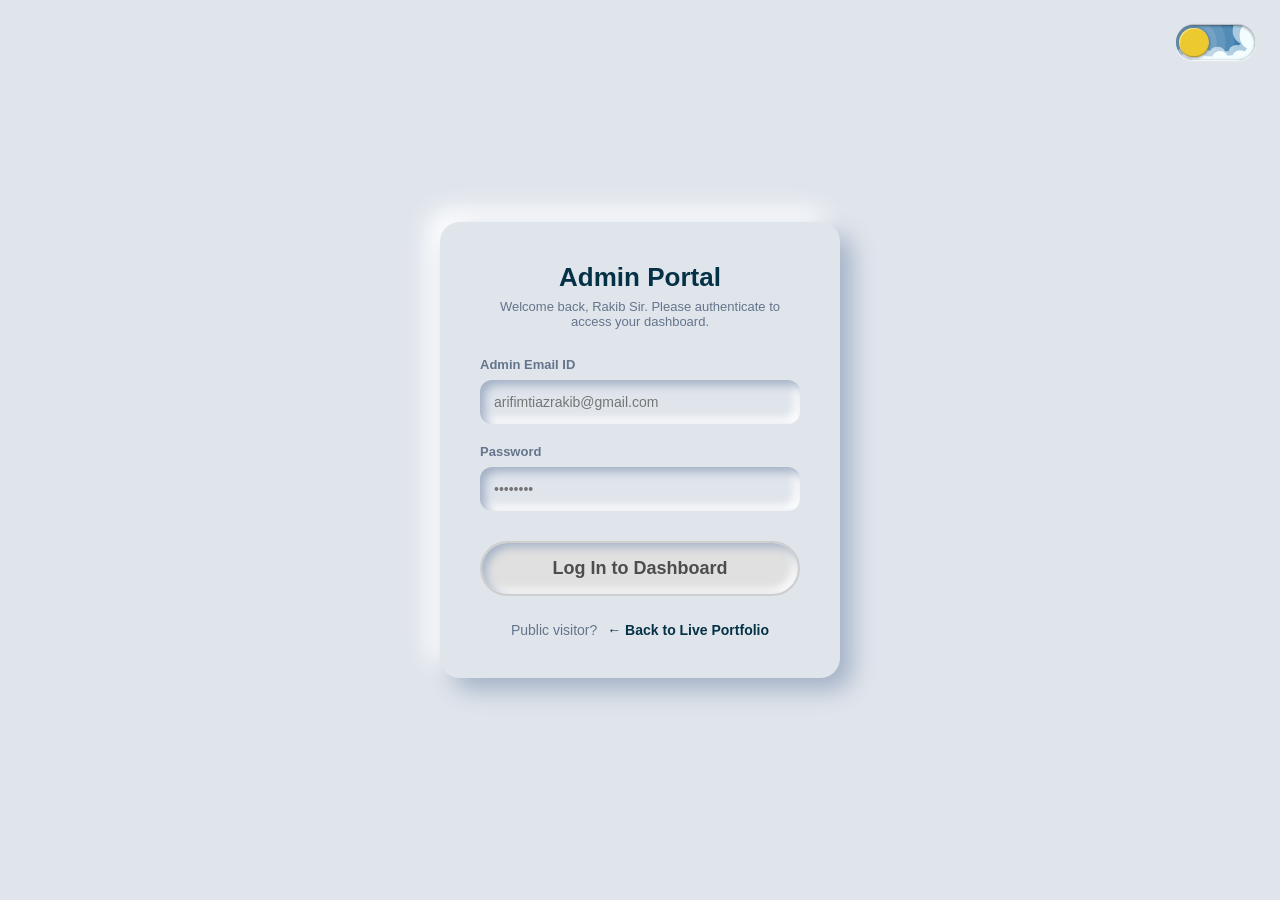
<file: index.html>
<!DOCTYPE html>
<html lang="en">
<head>
    <meta charset="UTF-8">
    <meta name="viewport" content="width=device-width, initial-scale=1.0">
    <title>Admin Login | Portfolio Dashboard</title>
    <link rel="stylesheet" href="style.css">
</head>
<body>

    <div class="theme-toggle-wrapper">
        <label class="theme-switch">
          <input type="checkbox" id="themeToggle" class="theme-switch__checkbox">
          <div class="theme-switch__container">
            <div class="theme-switch__clouds"></div>
            <div class="theme-switch__stars-container">
              <svg xmlns="http://www.w3.org/2000/svg" viewBox="0 0 144 55" fill="none">
                <path fill-rule="evenodd" clip-rule="evenodd" d="M135.831 3.00688C135.055 3.85027 134.111 4.29946 133 4.35447C134.111 4.40947 135.055 4.85867 135.831 5.71123C136.607 6.55462 136.996 7.56303 136.996 8.72727C136.996 7.95722 137.172 7.25134 137.525 6.59129C137.886 5.93124 138.372 5.39954 138.98 5.00535C139.598 4.60199 140.268 4.39114 141 4.35447C139.88 4.2903 138.936 3.85027 138.16 3.00688C137.384 2.16348 136.996 1.16425 136.996 0C136.996 1.16425 136.607 2.16348 135.831 3.00688ZM31 23.3545C32.1114 23.2995 33.0551 22.8503 33.8313 22.0069C34.6075 21.1635 34.9956 20.1642 34.9956 19C34.9956 20.1642 35.3837 21.1635 36.1599 22.0069C36.9361 22.8503 37.8798 23.2903 39 23.3545C38.2679 23.3911 37.5976 23.602 36.9802 24.0053C36.3716 24.3995 35.8864 24.9312 35.5248 25.5913C35.172 26.2513 34.9956 26.9572 34.9956 27.7273C34.9956 26.563 34.6075 25.5546 33.8313 24.7112C33.0551 23.8587 32.1114 23.4095 31 23.3545ZM0 36.3545C1.11136 36.2995 2.05513 35.8503 2.83131 35.0069C3.6075 34.1635 3.99559 33.1642 3.99559 32C3.99559 33.1642 4.38368 34.1635 5.15987 35.0069C5.93605 35.8503 6.87982 36.2903 8 36.3545C7.26792 36.3911 6.59757 36.602 5.98015 37.0053C5.37155 37.3995 4.88644 37.9312 4.52481 38.5913C4.172 39.2513 3.99559 39.9572 3.99559 40.7273C3.99559 39.563 3.6075 38.5546 2.83131 37.7112C2.05513 36.8587 1.11136 36.4095 0 36.3545ZM56.8313 24.0069C56.0551 24.8503 55.1114 25.2995 54 25.3545C55.1114 25.4095 56.0551 25.8587 56.8313 26.7112C57.6075 27.5546 57.9956 28.563 57.9956 29.7273C57.9956 28.9572 58.172 28.2513 58.5248 27.5913C58.8864 26.9312 59.3716 26.3995 59.9802 26.0053C60.5976 25.602 61.2679 25.3911 62 25.3545C60.8798 25.2903 59.9361 24.8503 59.1599 24.0069C58.3837 23.1635 57.9956 22.1642 57.9956 21C57.9956 22.1642 57.6075 23.1635 56.8313 24.0069ZM81 25.3545C82.1114 25.2995 83.0551 24.8503 83.8313 24.0069C84.6075 23.1635 84.9956 22.1642 84.9956 21C84.9956 22.1642 85.3837 23.1635 86.1599 24.0069C86.9361 24.8503 87.8798 25.2903 89 25.3545C88.2679 25.3911 87.5976 25.602 86.9802 26.0053C86.3716 26.3995 85.8864 26.9312 85.5248 27.5913C85.172 28.2513 84.9956 28.9572 84.9956 29.7273C84.9956 28.563 84.6075 27.5546 83.8313 26.7112C83.0551 25.8587 82.1114 25.4095 81 25.3545ZM136 36.3545C137.111 36.2995 138.055 35.8503 138.831 35.0069C139.607 34.1635 139.996 33.1642 139.996 32C139.996 33.1642 140.384 34.1635 141.16 35.0069C141.936 35.8503 142.88 36.2903 144 36.3545C143.268 36.3911 142.598 36.602 141.98 37.0053C141.372 37.3995 140.886 37.9312 140.525 38.5913C140.172 39.2513 139.996 39.9572 139.996 40.7273C139.996 39.563 139.607 38.5546 138.831 37.7112C138.055 36.8587 137.111 36.4095 136 36.3545ZM101.831 49.0069C101.055 49.8503 100.111 50.2995 99 50.3545C100.111 50.4095 101.055 50.8587 101.831 51.7112C102.607 52.5546 102.996 53.563 102.996 54.7273C102.996 53.9572 103.172 53.2513 103.525 52.5913C103.886 51.9312 104.372 51.3995 104.98 51.0053C105.598 50.602 106.268 50.3911 107 50.3545C105.88 50.2903 104.936 49.8503 104.16 49.0069C103.384 48.1635 102.996 47.1642 102.996 46C102.996 47.1642 102.607 48.1635 101.831 49.0069Z" fill="currentColor"></path>
              </svg>
            </div>
            <div class="theme-switch__circle-container">
              <div class="theme-switch__sun-moon-container">
                <div class="theme-switch__moon">
                  <div class="theme-switch__spot"></div>
                  <div class="theme-switch__spot"></div>
                  <div class="theme-switch__spot"></div>
                </div>
              </div>
            </div>
          </div>
        </label>
    </div>

    <div id="loader-overlay" class="loader-overlay">
        <section class="container">
          <div><div><span class="one h6"></span><span class="two h3"></span></div></div>
          <div><div><span class="one h1"></span><span class="two h4"></span></div></div>
          <div><div><span class="one h5"></span><span class="two h2"></span></div></div>
        </section>
    </div>

    <div class="login-container">
        <h2>Admin Portal</h2>
        <p class="subtitle">Welcome back, Rakib Sir. Please authenticate to access your dashboard.</p>

        <form id="loginForm">
            <div class="input-group">
                <label for="userCredential">Admin Email ID</label>
                <input type="text" id="userCredential" placeholder="arifimtiazrakib@gmail.com" required>
            </div>

            <div class="input-group">
                <label for="password">Password</label>
                <input type="password" id="password" placeholder="••••••••" required>
            </div>

            <div class="metal-btn-wrapper">
                <div class="metal-btn-inner"></div>
                <button type="submit" class="neu-button">Log In to Dashboard</button>
            </div>
        </form>

        <div class="footer-area">
            <span>Public visitor?</span>
            <a href="home.html" class="btn-register">← Back to Live Portfolio</a>
        </div>
    </div>

    <script src="script.js"></script>
</body>
</html>
</file>
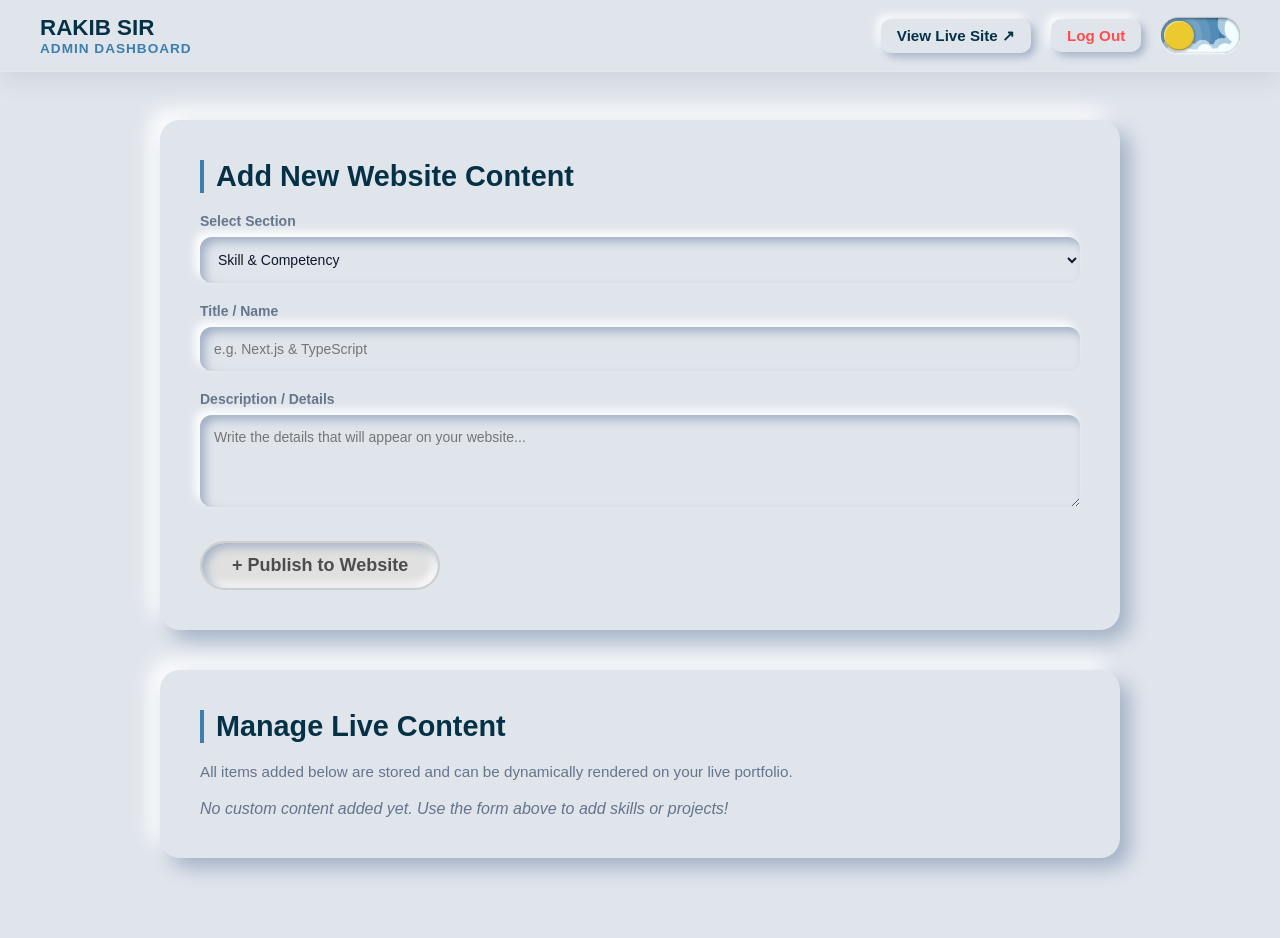
<file: admin.html>
<!DOCTYPE html>
<html lang="en">
<head>
    <meta charset="UTF-8">
    <meta name="viewport" content="width=device-width, initial-scale=1.0">
    <title>Admin Dashboard | Manage Content</title>
    <link rel="stylesheet" href="style.css">
    <style>
        body { display: block; padding-top: 100px; padding-bottom: 60px; width: 100%; }
        
        .navbar { 
            position: fixed; top: 0; left: 0; width: 100%; display: flex; align-items: center; 
            padding: 15px 40px; justify-content: space-between; z-index: 900; background: var(--overlay-bg); 
            backdrop-filter: blur(20px); border-bottom: 1px solid rgba(255, 255, 255, 0.15); 
            box-shadow: 0 4px 30px rgba(0, 0, 0, 0.1); 
        }
        .header-profile { display: flex; flex-direction: column; justify-content: center; }
        .header-name { color: var(--text-main); font-size: 1.4rem; font-weight: 700; margin: 0; text-transform: uppercase; }
        .header-title { color: #3D7EAE; font-size: 0.85rem; font-weight: 700; margin: 0; text-transform: uppercase; letter-spacing: 1px; }

        .admin-content { max-width: 1000px; margin: 0 auto; padding: 20px; display: flex; flex-direction: column; gap: 40px; }
        
        .neu-card {
            background: var(--bg-color); border-radius: 20px; padding: 40px;
            box-shadow: 10px 10px 20px var(--shadow-dark), -10px -10px 20px var(--shadow-light);
            transition: all 0.4s ease;
        }
        [data-theme="dark"] .neu-card {
            background: rgba(255, 255, 255, 0.03); backdrop-filter: blur(12px); border: 1px solid rgba(255, 255, 255, 0.05);
        }

        .section-header { font-size: 1.8rem; font-weight: 800; color: var(--text-main); margin-bottom: 20px; border-left: 4px solid #3D7EAE; padding-left: 12px; }
        
        .input-group { margin-bottom: 20px; }
        .input-group label { display: block; font-size: 14px; color: var(--text-sub); margin-bottom: 8px; font-weight: 600; }
        .input-group input, .input-group select, .input-group textarea {
            width: 100%; padding: 14px; background: var(--bg-color); border: none; border-radius: 12px; 
            color: var(--input-text); font-size: 14px; outline: none; font-family: inherit;
            box-shadow: inset 5px 5px 10px var(--shadow-dark), -5px -5px 10px var(--shadow-light);
        }
        .input-group input:focus, .input-group select:focus, .input-group textarea:focus { 
            box-shadow: inset 3px 3px 6px var(--shadow-dark), inset -3px -3px 6px var(--shadow-light), 0 0 0 2px rgba(61, 126, 174, 0.4); 
        }

        .content-list { display: flex; flex-direction: column; gap: 20px; }
        .content-item {
            display: flex; justify-content: space-between; align-items: center; padding: 20px;
            border-radius: 14px; background: var(--bg-color);
            box-shadow: 6px 6px 12px var(--shadow-dark), -6px -6px 12px var(--shadow-light);
        }
        [data-theme="dark"] .content-item { background: rgba(255, 255, 255, 0.02); border: 1px solid rgba(255,255,255,0.05); }
        
        .item-info h4 { font-size: 1.2rem; color: var(--text-main); margin-bottom: 4px; }
        .item-info span { font-size: 0.75rem; font-weight: 700; color: #3D7EAE; text-transform: uppercase; background: rgba(61, 126, 174, 0.15); padding: 3px 8px; border-radius: 6px; }
        .item-info p { font-size: 0.95rem; color: var(--text-sub); margin-top: 8px; max-width: 650px; line-height: 1.5; }
        
        .btn-delete {
            background: #ff4d4d; color: white; border: none; padding: 10px 18px; border-radius: 10px;
            font-weight: 600; cursor: pointer; transition: all 0.3s;
            box-shadow: 4px 4px 8px var(--shadow-dark), -4px -4px 8px var(--shadow-light);
        }
        .btn-delete:hover { background: #e60000; transform: scale(0.96); }

        .nav-actions { display: flex; align-items: center; gap: 20px; }
        .btn-link { color: var(--text-main); text-decoration: none; font-weight: 600; font-size: 0.95rem; padding: 8px 16px; border-radius: 10px; background: var(--bg-color); box-shadow: 4px 4px 8px var(--shadow-dark), -4px -4px 8px var(--shadow-light); }
        .btn-link:hover { box-shadow: inset 2px 2px 5px var(--shadow-dark), inset -2px -2px 5px var(--shadow-light); }

        @media (max-width: 768px) {
            .navbar { padding: 15px 20px; }
            .content-item { flex-direction: column; align-items: flex-start; gap: 15px; }
            .btn-delete { width: 100%; text-align: center; }
        }
    </style>
</head>
<body>

    <!-- NAVBAR -->
    <nav class="navbar">
        <div class="header-profile">
            <h1 class="header-name">Rakib Sir</h1>
            <p class="header-title">Admin Dashboard</p>
        </div>

        <div class="nav-actions">
            <a href="home.html" target="_blank" class="btn-link">View Live Site ↗</a>
            <a href="index.html" class="btn-link" style="color: #ff4d4d;">Log Out</a>
            
            <div class="theme-toggle-wrapper" style="position: static;">
                <label class="theme-switch">
                  <input type="checkbox" id="themeToggle" class="theme-switch__checkbox">
                  <div class="theme-switch__container">
                    <div class="theme-switch__clouds"></div>
                    <div class="theme-switch__stars-container">
                      <svg xmlns="http://www.w3.org/2000/svg" viewBox="0 0 144 55" fill="none"><path fill-rule="evenodd" clip-rule="evenodd" d="M135.831 3.00688C135.055 3.85027 134.111 4.29946 133 4.35447C134.111 4.40947 135.055 4.85867 135.831 5.71123C136.607 6.55462 136.996 7.56303 136.996 8.72727C136.996 7.95722 137.172 7.25134 137.525 6.59129C137.886 5.93124 138.372 5.39954 138.98 5.00535C139.598 4.60199 140.268 4.39114 141 4.35447C139.88 4.2903 138.936 3.85027 138.16 3.00688C137.384 2.16348 136.996 1.16425 136.996 0C136.996 1.16425 136.607 2.16348 135.831 3.00688ZM31 23.3545C32.1114 23.2995 33.0551 22.8503 33.8313 22.0069C34.6075 21.1635 34.9956 20.1642 34.9956 19C34.9956 20.1642 35.3837 21.1635 36.1599 22.0069C36.9361 22.8503 37.8798 23.2903 39 23.3545C38.2679 23.3911 37.5976 23.602 36.9802 24.0053C36.3716 24.3995 35.8864 24.9312 35.5248 25.5913C35.172 26.2513 34.9956 26.9572 34.9956 27.7273C34.9956 26.563 34.6075 25.5546 33.8313 24.7112C33.0551 23.8587 32.1114 23.4095 31 23.3545ZM0 36.3545C1.11136 36.2995 2.05513 35.8503 2.83131 35.0069C3.6075 34.1635 3.99559 33.1642 3.99559 32C3.99559 33.1642 4.38368 34.1635 5.15987 35.0069C5.93605 35.8503 6.87982 36.2903 8 36.3545C7.26792 36.3911 6.59757 36.602 5.98015 37.0053C5.37155 37.3995 4.88644 37.9312 4.52481 38.5913C4.172 39.2513 3.99559 39.9572 3.99559 40.7273C3.99559 39.563 3.6075 38.5546 2.83131 37.7112C2.05513 36.8587 1.11136 36.4095 0 36.3545ZM56.8313 24.0069C56.0551 24.8503 55.1114 25.2995 54 25.3545C55.1114 25.4095 56.0551 25.8587 56.8313 26.7112C57.6075 27.5546 57.9956 28.563 57.9956 29.7273C57.9956 28.9572 58.172 28.2513 58.5248 27.5913C58.8864 26.9312 59.3716 26.3995 59.9802 26.0053C60.5976 25.602 61.2679 25.3911 62 25.3545C60.8798 25.2903 59.9361 24.8503 59.1599 24.0069C58.3837 23.1635 57.9956 22.1642 57.9956 21C57.9956 22.1642 57.6075 23.1635 56.8313 24.0069ZM81 25.3545C82.1114 25.2995 83.0551 24.8503 83.8313 24.0069C84.6075 23.1635 84.9956 22.1642 84.9956 21C84.9956 22.1642 85.3837 23.1635 86.1599 24.0069C86.9361 24.8503 87.8798 25.2903 89 25.3545C88.2679 25.3911 87.5976 25.602 86.9802 26.0053C86.3716 26.3995 85.8864 26.9312 85.5248 27.5913C85.172 28.2513 84.9956 28.9572 84.9956 29.7273C84.9956 28.563 84.6075 27.5546 83.8313 26.7112C83.0551 25.8587 82.1114 25.4095 81 25.3545ZM136 36.3545C137.111 36.2995 138.055 35.8503 138.831 35.0069C139.607 34.1635 139.996 33.1642 139.996 32C139.996 33.1642 140.384 34.1635 141.16 35.0069C141.936 35.8503 142.88 36.2903 144 36.3545C143.268 36.3911 142.598 36.602 141.98 37.0053C141.372 37.3995 140.886 37.9312 140.525 38.5913C140.172 39.2513 139.996 39.9572 139.996 40.7273C139.996 39.563 139.607 38.5546 138.831 37.7112C138.055 36.8587 137.111 36.4095 136 36.3545ZM101.831 49.0069C101.055 49.8503 100.111 50.2995 99 50.3545C100.111 50.4095 101.055 50.8587 101.831 51.7112C102.607 52.5546 102.996 53.563 102.996 54.7273C102.996 53.9572 103.172 53.2513 103.525 52.5913C103.886 51.9312 104.372 51.3995 104.98 51.0053C105.598 50.602 106.268 50.3911 107 50.3545C105.88 50.2903 104.936 49.8503 104.16 49.0069C103.384 48.1635 102.996 47.1642 102.996 46C102.996 47.1642 102.607 48.1635 101.831 49.0069Z" fill="currentColor"></path></svg>
                    </div>
                    <div class="theme-switch__circle-container">
                      <div class="theme-switch__sun-moon-container">
                        <div class="theme-switch__moon">
                          <div class="theme-switch__spot"></div>
                          <div class="theme-switch__spot"></div>
                          <div class="theme-switch__spot"></div>
                        </div>
                      </div>
                    </div>
                  </div>
                </label>
            </div>
        </div>
    </nav>

    <!-- ADMIN CONTENT AREA -->
    <main class="admin-content">
        
        <!-- Add Content Form Card -->
        <section class="neu-card">
            <h2 class="section-header">Add New Website Content</h2>
            
            <form id="addContentForm">
                <div class="input-group">
                    <label for="contentCategory">Select Section</label>
                    <select id="contentCategory" required>
                        <option value="Skill">Skill & Competency</option>
                        <option value="Project">Featured Project</option>
                        <option value="Experience">Experience & Leadership</option>
                    </select>
                </div>

                <div class="input-group">
                    <label for="contentTitle">Title / Name</label>
                    <input type="text" id="contentTitle" placeholder="e.g. Next.js & TypeScript" required>
                </div>

                <div class="input-group">
                    <label for="contentDescription">Description / Details</label>
                    <textarea id="contentDescription" rows="4" placeholder="Write the details that will appear on your website..." required></textarea>
                </div>

                <div class="metal-btn-wrapper" style="width: auto; display: inline-block;">
                    <div class="metal-btn-inner"></div>
                    <button type="submit" class="neu-button" style="padding: 12px 30px;">+ Publish to Website</button>
                </div>
            </form>
        </section>

        <!-- Manage Existing Content Card -->
        <section class="neu-card">
            <h2 class="section-header">Manage Live Content</h2>
            <p style="color: var(--text-sub); margin-bottom: 20px; font-size: 0.95rem;">All items added below are stored and can be dynamically rendered on your live portfolio.</p>
            
            <div id="contentListContainer" class="content-list">
                <!-- Dynamic content items will be injected here by JavaScript -->
            </div>
        </section>

    </main>

    <script src="script.js"></script>
</body>
</html>
</file>
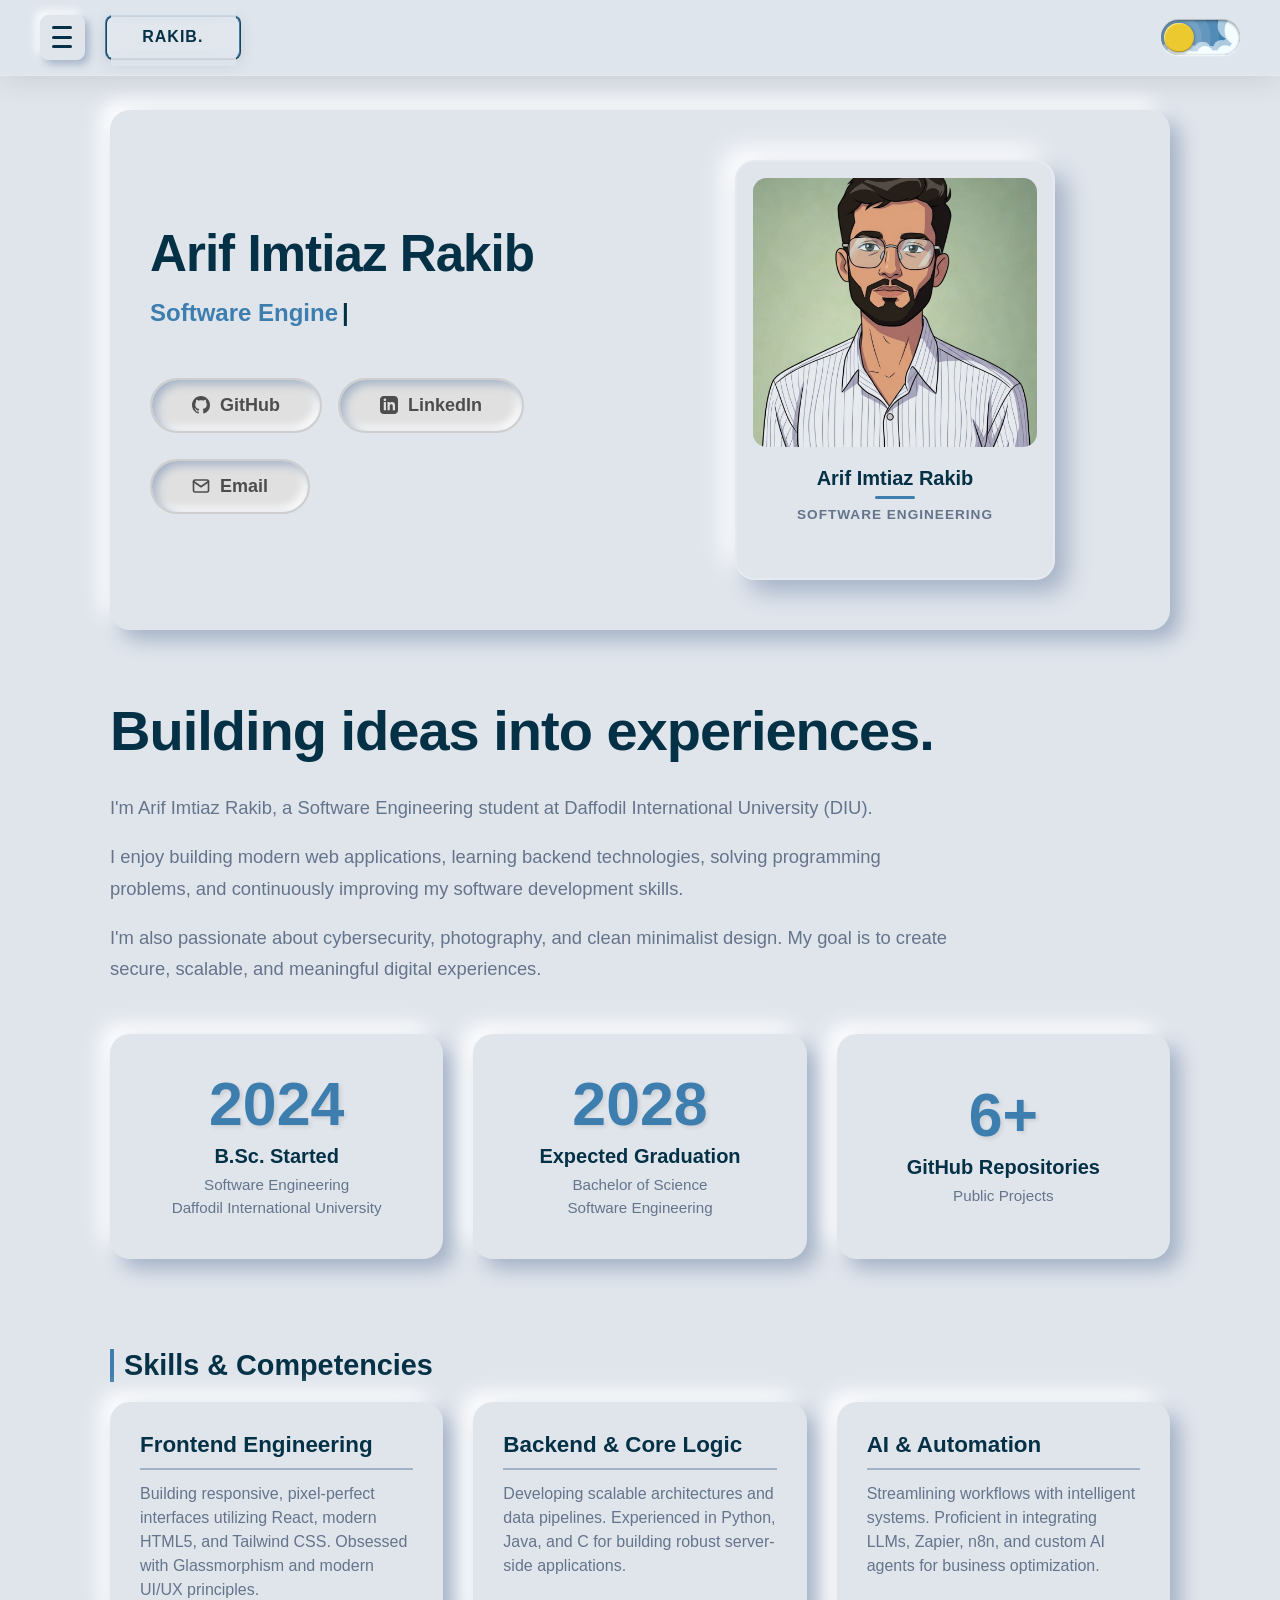
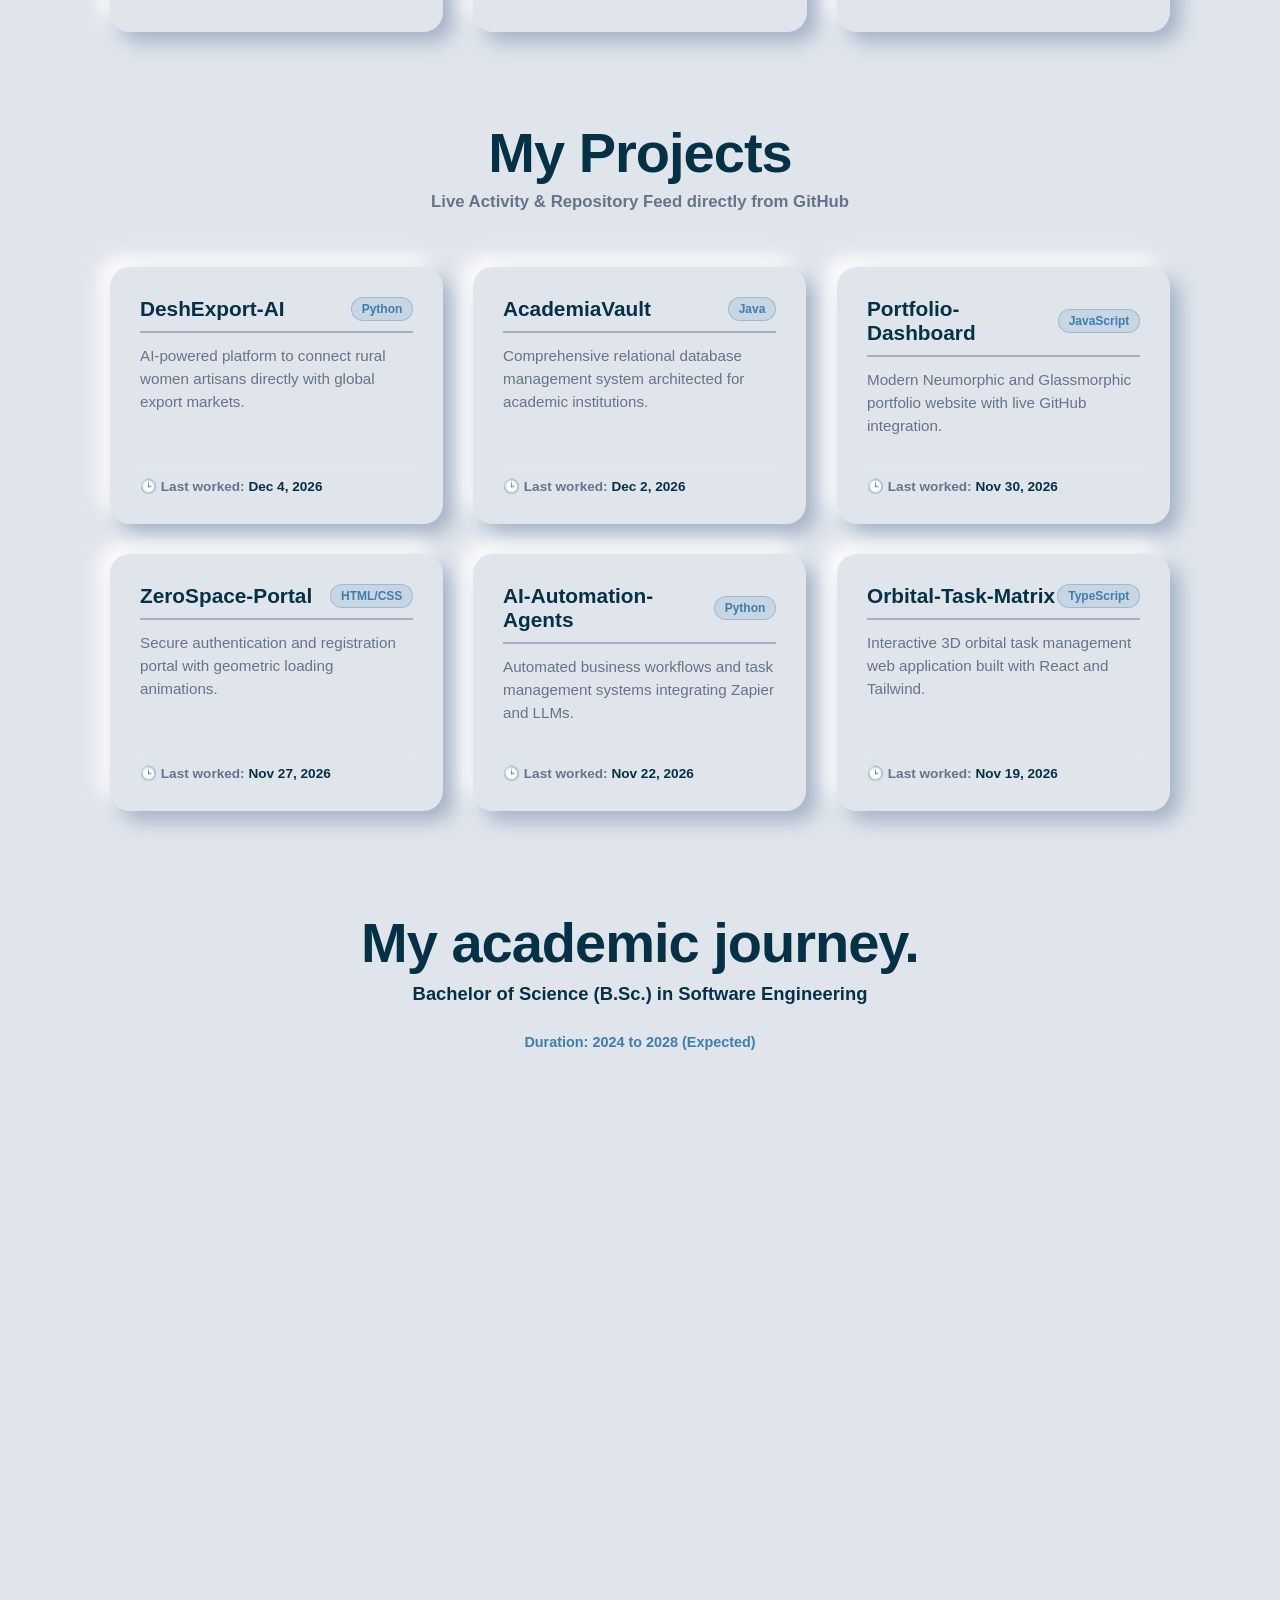
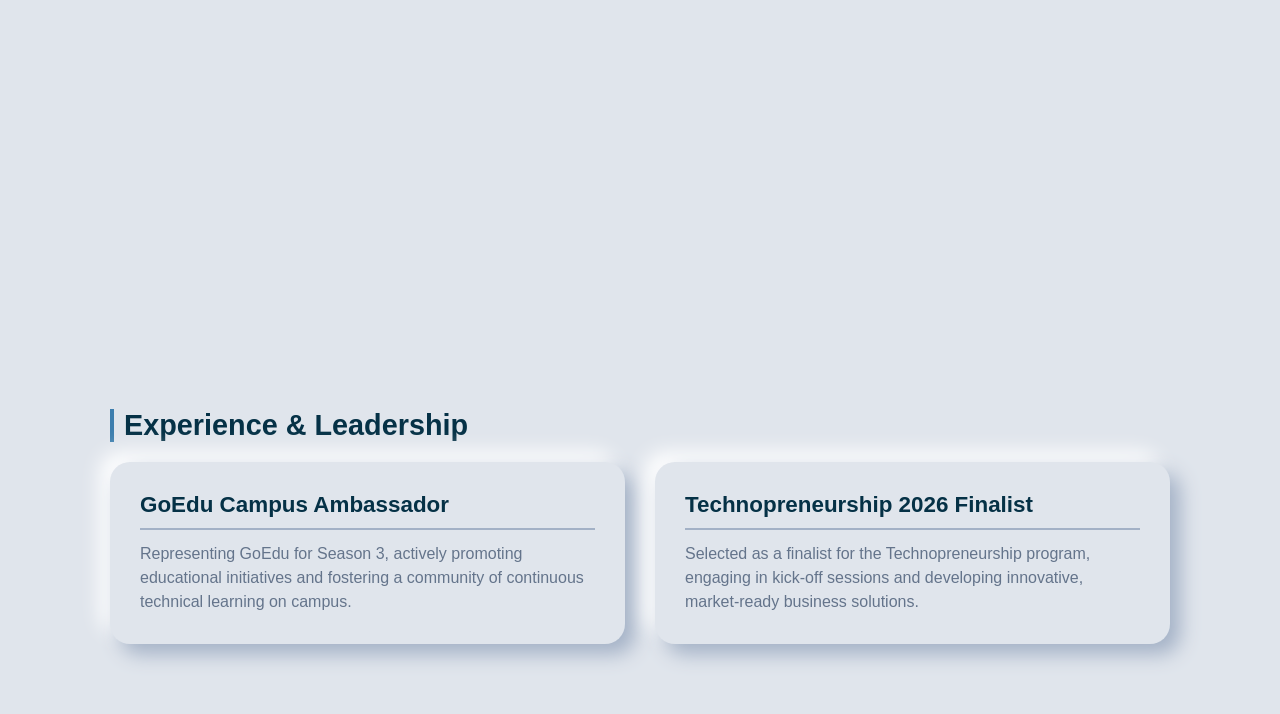
<file: home.html>
<!DOCTYPE html>
<html lang="en">
<head>
    <meta charset="UTF-8">
    <meta name="viewport" content="width=device-width, initial-scale=1.0">
    <title>Portfolio | Dashboard</title>
    <link rel="stylesheet" href="style.css">
    <style>
        /* --- DASHBOARD SPECIFIC BODY RESET --- */
        html {
            scroll-behavior: smooth; /* Enables smooth scrolling */
            scroll-padding-top: 110px; /* Prevents navbar from hiding content */
            overflow-x: hidden; /* Prevents horizontal scrolling */
        }

        body {
            display: block; 
            padding-top: 90px; 
            padding-bottom: 50px;
            overflow-x: hidden; /* Prevents horizontal scrolling */
            width: 100%;
        }

        /* --- BURGER MENU BUTTON --- */
        .menuButton { display: none; justify-content: center; align-items: center; flex-direction: column; gap: 15%; width: 2.8em; height: 2.8em; border-radius: 0.5em; background: var(--bg-color); border: 1px solid var(--bg-color); transition: all .3s; box-shadow: 4px 4px 8px var(--shadow-dark), -4px -4px 8px var(--shadow-light); cursor: pointer; }
        .menuButton span { width: 20px; height: 3px; background: var(--text-main); border-radius: 100px; transition: 0.3s ease; }
        #check { display: none; }
        #check:checked ~ span.top { transform: translateY(220%) rotate(45deg); width: 25px; }
        #check:checked ~ span.bot { transform: translateY(-200%) rotate(-45deg); width: 25px; }
        #check:checked ~ span.mid { transform: translateX(-10px); opacity: 0; }

        /* --- SIDEBAR --- */
        .sidebar-menu { 
            position: fixed; 
            left: -280px; 
            top: 100px; 
            display: flex; 
            flex-direction: column; 
            width: 220px; 
            max-height: calc(100vh - 120px); 
            overflow-y: auto; 
            background-color: var(--bg-color); 
            border-radius: 20px; 
            padding: 15px; 
            transition: left 0.4s cubic-bezier(0.4, 0, 0.2, 1), opacity 0.4s ease, visibility 0.4s ease; 
            z-index: 1000; 
            box-shadow: 8px 8px 16px var(--shadow-dark), -8px -8px 16px var(--shadow-light); 
            opacity: 0; 
            visibility: hidden; 
        }
        .sidebar-menu.active { left: 20px; opacity: 1; visibility: visible; }
        .value { font-size: 15px; font-weight: 600; background-color: transparent; border: none; padding: 12px; color: var(--text-main); display: flex; align-items: center; gap: 10px; cursor: pointer; border-radius: 8px; transition: 0.3s; width: 100%; text-align: left; text-decoration: none; }
        .value:hover, .value.active { box-shadow: inset 3px 3px 6px var(--shadow-dark), inset -3px -3px 6px var(--shadow-light); color: var(--text-main); }

        /* --- NAVBAR & HEADER PROFILE --- */
        .navbar { 
            position: fixed; 
            top: 0; 
            left: 0; 
            width: 100%; 
            display: flex; 
            align-items: center; 
            padding: 15px 40px; 
            justify-content: space-between; 
            gap: 20px;
            z-index: 900; 
            background: var(--overlay-bg); 
            backdrop-filter: blur(20px) saturate(180%); 
            -webkit-backdrop-filter: blur(20px) saturate(180%); 
            border-bottom: 1px solid rgba(255, 255, 255, 0.15); 
            box-shadow: 0 4px 30px rgba(0, 0, 0, 0.1); 
        }
        .nav-left { display: flex; align-items: center; gap: 20px; flex-shrink: 0; }
        
        .header-profile { display: flex; flex-direction: column; justify-content: center; }

        /* --- UIVERSE RAKIB BUTTON ANIMATION (Glassy Theme Integrated) --- */
        .nav-rakib-btn {
            width: 8.5em;
            position: relative;
            height: 2.8em;
            border: 2px ridge #3D7EAE;
            outline: none;
            background: rgba(255, 255, 255, 0.05); /* Frosted glass semi-transparent background */
            backdrop-filter: blur(12px); /* Creates the signature glassy blur */
            -webkit-backdrop-filter: blur(12px); /* Safari support */
            box-shadow: 0 4px 16px rgba(0, 0, 0, 0.1), inset 1px 1px 3px rgba(255, 255, 255, 0.1);
            color: var(--text-main);
            transition: all 0.6s cubic-bezier(0.4, 0, 0.2, 1);
            border-radius: 0.5em;
            font-size: 16px;
            font-weight: 800;
            font-family: inherit;
            cursor: pointer;
            letter-spacing: 1px;
        }

        .nav-rakib-btn::after {
            content: "";
            position: absolute;
            top: -10px;
            left: 3%;
            width: 95%;
            height: 40%;
            background: var(--overlay-bg); /* Seamlessly masks against the glassy navbar */
            transition: 0.5s;
            transform-origin: center;
        }

        .nav-rakib-btn::before {
            content: "";
            transform-origin: center;
            position: absolute;
            top: 80%;
            left: 3%;
            width: 95%;
            height: 40%;
            background: var(--overlay-bg); /* Seamlessly masks against the glassy navbar */
            transition: 0.5s;
        }

        .nav-rakib-btn:hover::before, .nav-rakib-btn:hover::after {
            transform: scale(0);
        }

        .nav-rakib-btn:hover {
            box-shadow: inset 0px 0px 25px #3D7EAE, 0 8px 32px rgba(61, 126, 174, 0.3);
            background: rgba(61, 126, 174, 0.15); /* Adds a vibrant blue glassy tint on hover */
            color: var(--text-main);
            border-color: #3D7EAE;
        }

        /* --- TOP MIDDLE NAVIGATION --- */
        .nav-links {
            display: flex;
            list-style: none;
            gap: 12px;
            margin: 0 auto;
            padding: 0;
            align-items: center;
            flex-wrap: nowrap;
        }

        .nav-links li a {
            text-decoration: none;
            color: var(--text-sub);
            font-size: 0.95rem;
            font-weight: 600;
            padding: 10px 18px;
            border-radius: 12px;
            transition: all 0.3s ease;
        }

        .nav-links li a:hover, .nav-links li a.active {
            color: var(--text-main);
            background: var(--bg-color);
            box-shadow: inset 3px 3px 6px var(--shadow-dark), inset -3px -3px 6px var(--shadow-light);
        }
        
        .theme-toggle-wrapper { position: static; flex-shrink: 0; } 

        /* --- DASHBOARD LAYOUT & NEU CARDS --- */
        .dashboard-content {
            max-width: 1100px;
            margin: 0 auto;
            padding: 20px;
            display: flex;
            flex-direction: column;
            gap: 30px;
        }

        .neu-card {
            background: var(--bg-color);
            border-radius: 20px;
            padding: 40px;
            box-shadow: 10px 10px 20px var(--shadow-dark), -10px -10px 20px var(--shadow-light);
            transition: all 0.4s ease;
        }

        [data-theme="dark"] .neu-card {
            background: rgba(255, 255, 255, 0.03);
            backdrop-filter: blur(12px);
            border: 1px solid rgba(255, 255, 255, 0.05);
        }

        /* --- HERO SECTION REDESIGN --- */
        .hero-section { 
            display: grid; 
            grid-template-columns: 1fr 1fr; 
            gap: 40px; 
            align-items: center; 
            justify-content: space-between;
            padding: 50px 40px;
        }

        .hero-left {
            display: flex;
            flex-direction: column;
            align-items: flex-start;
            text-align: left;
            width: 100%;
        }
        
        .hero-left h1 { 
            font-size: 3.2rem; 
            color: var(--text-main); 
            margin-bottom: 10px; 
            letter-spacing: -1px;
            font-weight: 800;
            line-height: 1.1;
        }

        .typing-container {
            font-size: 1.5rem;
            color: var(--text-sub);
            font-weight: 600;
            margin-bottom: 35px;
            min-height: 40px;
            display: flex;
            align-items: center;
            flex-wrap: wrap;
        }

        .typing-text { color: #3D7EAE; font-weight: 700; }
        .typing-cursor {
            display: inline-block; margin-left: 4px; color: var(--text-main);
            font-weight: 700; animation: blink-cursor 0.8s infinite;
        }
        @keyframes blink-cursor { 0%, 100% { opacity: 1; } 50% { opacity: 0; } }

        .hero-buttons { 
            display: flex; gap: 16px; flex-wrap: wrap; 
            justify-content: flex-start; width: 100%; align-items: center;
        }
        .hero-buttons .metal-btn-wrapper { width: auto; margin-top: 0; }
        .hero-buttons a.neu-button { text-decoration: none; gap: 10px; display: inline-flex; align-items: center; justify-content: center; }

        /* Right Profile Card */
        .hero-right { display: flex; justify-content: center; align-items: center; width: 100%; }
        .profile-card {
            width: 100%; max-width: 320px; height: 420px; position: relative; border-radius: 20px; padding: 16px;
            background: var(--bg-color); box-shadow: 12px 12px 24px var(--shadow-dark), -12px -12px 24px var(--shadow-light);
            border: 2px solid rgba(255, 255, 255, 0.2); overflow: hidden; cursor: pointer;
            animation: float-idle 6s ease-in-out infinite; transition: box-shadow 0.4s ease, border-color 0.4s ease;
            transform-style: preserve-3d; will-change: transform;
        }

        [data-theme="dark"] .profile-card { background: rgba(32, 36, 49, 0.7); backdrop-filter: blur(16px); border: 1px solid rgba(255, 255, 255, 0.08); }
        @keyframes float-idle { 0%, 100% { transform: translateY(0px); } 50% { transform: translateY(-8px); } }
        
        .profile-card:hover { box-shadow: 16px 16px 32px var(--shadow-dark), -16px -16px 32px var(--shadow-light); border-color: #3D7EAE; }

        .card-front {
            position: absolute; inset: 16px; display: flex; flex-direction: column; justify-content: space-between;
            align-items: center; text-align: center; transition: transform 1.1s cubic-bezier(0.785, 0.135, 0.150, 0.860); z-index: 2;
        }
        .card-image-wrapper { width: 100%; height: 70%; border-radius: 14px; overflow: hidden; box-shadow: inset 3px 3px 6px var(--shadow-dark), inset -3px -3px 6px var(--shadow-light); position: relative; background: var(--bg-color); }
        .card-image-wrapper img { width: 100%; height: 100%; object-fit: cover; display: block; transition: transform 0.6s ease; }
        .profile-card:hover .card-image-wrapper img { transform: scale(1.05); }

        .card-front-info { width: 100%; height: 28%; display: flex; flex-direction: column; justify-content: center; align-items: center; }
        .card-front-info .title { font-size: 1.25rem; font-weight: 800; color: var(--text-main); line-height: 1.2; margin-bottom: 4px; }
        .card-front-info .title::after { content: ""; display: block; width: 40px; height: 3px; border-radius: 2px; margin: 6px auto 4px; background-color: #3D7EAE; }
        .card-front-info .subtitle { font-size: 0.85rem; font-weight: 600; color: var(--text-sub); text-transform: uppercase; letter-spacing: 1px; }

        .card-back {
            position: absolute; inset: 16px; display: flex; flex-direction: column; justify-content: center; align-items: center;
            text-align: center; padding: 24px; transform: translateX(120%); transition: transform 1.1s cubic-bezier(0.785, 0.135, 0.150, 0.860);
            z-index: 1; background: var(--bg-color); border-radius: 14px; box-shadow: inset 4px 4px 8px var(--shadow-dark), inset -4px -4px 8px var(--shadow-light);
        }
        [data-theme="dark"] .card-back { background: rgba(255, 255, 255, 0.02); }
        .card-back h3 { font-size: 1.5rem; font-weight: 800; color: var(--text-main); margin-bottom: 12px; letter-spacing: -0.5px; }
        .card-back h3::after { content: ""; display: block; width: 30px; height: 3px; border-radius: 2px; margin: 8px auto 0; background-color: #3D7EAE; }
        .card-back p { font-size: 1rem; font-style: italic; color: var(--text-sub); line-height: 1.6; margin-top: 10px; }

        .profile-card:hover .card-front { transform: translateX(-120%); }
        .profile-card:hover .card-back { transform: translateX(0); }

        /* --- ABOUT ME SECTION REDESIGN --- */
        .about-wrapper {
            padding: 40px 0;
            display: flex;
            flex-direction: column;
            width: 100%;
        }

        .about-punchline {
            font-size: 3.5rem;
            color: var(--text-main);
            font-weight: 800;
            margin-bottom: 30px;
            line-height: 1.1;
            letter-spacing: -1px;
        }

        .about-description {
            font-size: 1.15rem;
            color: var(--text-sub);
            line-height: 1.7;
            max-width: 850px;
            margin-bottom: 50px;
            display: flex;
            flex-direction: column;
            gap: 18px;
        }

        .about-cards {
            display: grid;
            grid-template-columns: repeat(3, 1fr);
            gap: 30px;
        }

        .about-card {
            padding: 40px 20px;
            display: flex;
            flex-direction: column;
            align-items: center;
            text-align: center;
            justify-content: center;
        }

        .about-card:hover {
            transform: translateY(-8px);
            border-color: rgba(61, 126, 174, 0.4);
        }

        .card-number {
            font-size: 3.8rem;
            font-weight: 800;
            color: #3D7EAE;
            margin-bottom: 10px;
            line-height: 1;
            text-shadow: 2px 2px 4px rgba(0,0,0,0.1);
        }

        [data-theme="dark"] .card-number {
            text-shadow: 2px 2px 4px rgba(0,0,0,0.3);
        }

        .card-title {
            font-size: 1.25rem;
            color: var(--text-main);
            font-weight: 700;
            margin-bottom: 6px;
        }

        .card-subtitle {
            font-size: 0.95rem;
            color: var(--text-sub);
            line-height: 1.5;
        }

        /* --- ENHANCED DOWN-TO-UP RAISE ANIMATION --- */
        .fade-up {
            opacity: 0;
            transform: translateY(60px);
            transition: opacity 0.85s cubic-bezier(0.16, 1, 0.3, 1), transform 0.85s cubic-bezier(0.16, 1, 0.3, 1);
            will-change: opacity, transform;
        }
        
        .fade-up.in-view {
            opacity: 1;
            transform: translateY(0);
        }

        .loading-pulse {
            animation: pulse 1.5s infinite ease-in-out;
        }

        @keyframes pulse {
            0%, 100% { opacity: 0.4; }
            50% { opacity: 1; }
        }

        /* --- SECTION TITLES --- */
        .section-title {
            color: var(--text-main);
            font-size: 1.8rem;
            margin-top: 50px;
            margin-bottom: -10px;
            padding-left: 10px;
            border-left: 4px solid #3D7EAE;
            scroll-margin-top: 110px; 
        }

        /* --- STATS GRID --- */
        .stats-grid {
            display: grid;
            grid-template-columns: repeat(auto-fit, minmax(280px, 1fr));
            gap: 30px;
        }

        .stat-card {
            padding: 30px;
            display: flex;
            flex-direction: column;
            gap: 12px;
            text-align: left;
        }
        .stat-card h3 { color: var(--text-main); font-size: 1.4rem; border-bottom: 2px solid var(--shadow-dark); padding-bottom: 10px; }
        .stat-card p { color: var(--text-sub); font-size: 1rem; line-height: 1.5; }

        /* Responsive adjustments */
        @media (max-width: 1280px) {
            .nav-links { display: none; }
            .menuButton { display: flex; }
        }

        @media (max-width: 900px) {
            .hero-section { grid-template-columns: 1fr; gap: 50px; padding: 40px 25px; text-align: center; }
            .hero-left { align-items: center; text-align: center; }
            .hero-buttons { justify-content: center; }
            .profile-card { max-width: 300px; height: 400px; }
            
            .about-cards { grid-template-columns: repeat(2, 1fr); }
            .about-card:last-child { grid-column: span 2; }
        }

        @media (max-width: 768px) {
            .navbar { padding: 15px 20px; }
            .hero-left h1 { font-size: 2.2rem; }
            .typing-container { font-size: 1.25rem; min-height: 35px; margin-bottom: 28px; }
            
            .about-punchline { font-size: 2.6rem; }
            .about-description { font-size: 1.05rem; }
        }

        @media (max-width: 600px) {
            .hero-buttons { flex-direction: column; width: 100%; gap: 12px; }
            .hero-buttons .metal-btn-wrapper, .hero-buttons .metal-btn-wrapper a.neu-button { width: 100%; }
            
            .about-cards { grid-template-columns: 1fr; }
            .about-card:last-child { grid-column: span 1; }
            .card-number { font-size: 3.2rem; }
        }

        @media (max-width: 480px) {
            .hero-left h1 { font-size: 1.8rem; }
            .typing-container { font-size: 1.1rem; min-height: 32px; }
            .profile-card { max-width: 280px; height: 380px; }
            .about-punchline { font-size: 2rem; }
        }

        /* --- CONTACT MODAL STYLING --- */
        .contact-overlay { display: none; position: fixed; top: 0; left: 0; width: 100%; height: 100%; background: var(--overlay-bg); backdrop-filter: blur(8px); z-index: 2000; justify-content: center; align-items: center; opacity: 0; transition: opacity 0.3s ease; }
        .contact-overlay.active { display: flex; opacity: 1; }
        .contact-card { position: relative; width: 100%; max-width: 500px; margin: 20px; padding-top: 50px; }
        .close-btn { position: absolute; top: 20px; right: 25px; font-size: 30px; color: var(--text-sub); cursor: pointer; transition: color 0.3s; }
        .close-btn:hover { color: var(--text-main); }
        .input-group textarea { width: 100%; padding: 14px; background: var(--bg-color); border: none; border-radius: 12px; color: var(--input-text); font-size: 14px; outline: none; box-shadow: inset 5px 5px 10px var(--shadow-dark), inset -5px -5px 10px var(--shadow-light); resize: vertical; font-family: inherit; }
        .input-group textarea:focus { box-shadow: inset 3px 3px 6px var(--shadow-dark), inset -3px -3px 6px var(--shadow-light), 0 0 0 2px rgba(79, 179, 232, 0.3); }
    </style>
</head>
<body>

    <!-- NAVBAR -->
    <nav class="navbar">
        <div class="nav-left">
            <label for="check" class="menuButton" id="burgerBtn">
                <input id="check" type="checkbox">
                <span class="top"></span>
                <span class="mid"></span>
                <span class="bot"></span>
            </label>
            <div class="header-profile">
                <button class="nav-rakib-btn">RAKIB.</button>
            </div>
        </div>

        <!-- TOP MIDDLE NAVIGATION -->
        <ul class="nav-links">
            <li><a href="#home" class="nav-item active">Home</a></li>
            <li><a href="#about" class="nav-item">About</a></li>
            <li><a href="#skills" class="nav-item">Skills</a></li>
            <li><a href="#projects" class="nav-item">Projects</a></li>
            <li><a href="#education" class="nav-item">Education</a></li>
            <li><a href="#certificates" class="nav-item">Certificates</a></li>
            <li><a href="#resume" class="nav-item">Resume</a></li>
            <li><a href="#" id="navContactBtn" class="nav-item">Contact</a></li>
        </ul>

        <!-- THEME TOGGLE -->
        <div class="theme-toggle-wrapper">
            <label class="theme-switch">
              <input type="checkbox" id="themeToggle" class="theme-switch__checkbox">
              <div class="theme-switch__container">
                <div class="theme-switch__clouds"></div>
                <div class="theme-switch__stars-container">
                  <svg xmlns="http://www.w3.org/2000/svg" viewBox="0 0 144 55" fill="none">
                    <path fill-rule="evenodd" clip-rule="evenodd" d="M135.831 3.00688C135.055 3.85027 134.111 4.29946 133 4.35447C134.111 4.40947 135.055 4.85867 135.831 5.71123C136.607 6.55462 136.996 7.56303 136.996 8.72727C136.996 7.95722 137.172 7.25134 137.525 6.59129C137.886 5.93124 138.372 5.39954 138.98 5.00535C139.598 4.60199 140.268 4.39114 141 4.35447C139.88 4.2903 138.936 3.85027 138.16 3.00688C137.384 2.16348 136.996 1.16425 136.996 0C136.996 1.16425 136.607 2.16348 135.831 3.00688ZM31 23.3545C32.1114 23.2995 33.0551 22.8503 33.8313 22.0069C34.6075 21.1635 34.9956 20.1642 34.9956 19C34.9956 20.1642 35.3837 21.1635 36.1599 22.0069C36.9361 22.8503 37.8798 23.2903 39 23.3545C38.2679 23.3911 37.5976 23.602 36.9802 24.0053C36.3716 24.3995 35.8864 24.9312 35.5248 25.5913C35.172 26.2513 34.9956 26.9572 34.9956 27.7273C34.9956 26.563 34.6075 25.5546 33.8313 24.7112C33.0551 23.8587 32.1114 23.4095 31 23.3545ZM0 36.3545C1.11136 36.2995 2.05513 35.8503 2.83131 35.0069C3.6075 34.1635 3.99559 33.1642 3.99559 32C3.99559 33.1642 4.38368 34.1635 5.15987 35.0069C5.93605 35.8503 6.87982 36.2903 8 36.3545C7.26792 36.3911 6.59757 36.602 5.98015 37.0053C5.37155 37.3995 4.88644 37.9312 4.52481 38.5913C4.172 39.2513 3.99559 39.9572 3.99559 40.7273C3.99559 39.563 3.6075 38.5546 2.83131 37.7112C2.05513 36.8587 1.11136 36.4095 0 36.3545ZM56.8313 24.0069C56.0551 24.8503 55.1114 25.2995 54 25.3545C55.1114 25.4095 56.0551 25.8587 56.8313 26.7112C57.6075 27.5546 57.9956 28.563 57.9956 29.7273C57.9956 28.9572 58.172 28.2513 58.5248 27.5913C58.8864 26.9312 59.3716 26.3995 59.9802 26.0053C60.5976 25.602 61.2679 25.3911 62 25.3545C60.8798 25.2903 59.9361 24.8503 59.1599 24.0069C58.3837 23.1635 57.9956 22.1642 57.9956 21C57.9956 22.1642 57.6075 23.1635 56.8313 24.0069ZM81 25.3545C82.1114 25.2995 83.0551 24.8503 83.8313 24.0069C84.6075 23.1635 84.9956 22.1642 84.9956 21C84.9956 22.1642 85.3837 23.1635 86.1599 24.0069C86.9361 24.8503 87.8798 25.2903 89 25.3545C88.2679 25.3911 87.5976 25.602 86.9802 26.0053C86.3716 26.3995 85.8864 26.9312 85.5248 27.5913C85.172 28.2513 84.9956 28.9572 84.9956 29.7273C84.9956 28.563 84.6075 27.5546 83.8313 26.7112C83.0551 25.8587 82.1114 25.4095 81 25.3545ZM136 36.3545C137.111 36.2995 138.055 35.8503 138.831 35.0069C139.607 34.1635 139.996 33.1642 139.996 32C139.996 33.1642 140.384 34.1635 141.16 35.0069C141.936 35.8503 142.88 36.2903 144 36.3545C143.268 36.3911 142.598 36.602 141.98 37.0053C141.372 37.3995 140.886 37.9312 140.525 38.5913C140.172 39.2513 139.996 39.9572 139.996 40.7273C139.996 39.563 139.607 38.5546 138.831 37.7112C138.055 36.8587 137.111 36.4095 136 36.3545ZM101.831 49.0069C101.055 49.8503 100.111 50.2995 99 50.3545C100.111 50.4095 101.055 50.8587 101.831 51.7112C102.607 52.5546 102.996 53.563 102.996 54.7273C102.996 53.9572 103.172 53.2513 103.525 52.5913C103.886 51.9312 104.372 51.3995 104.98 51.0053C105.598 50.602 106.268 50.3911 107 50.3545C105.88 50.2903 104.936 49.8503 104.16 49.0069C103.384 48.1635 102.996 47.1642 102.996 46C102.996 47.1642 102.607 48.1635 101.831 49.0069Z" fill="currentColor"></path>
                  </svg>
                </div>
                <div class="theme-switch__circle-container">
                  <div class="theme-switch__sun-moon-container">
                    <div class="theme-switch__moon">
                      <div class="theme-switch__spot"></div>
                      <div class="theme-switch__spot"></div>
                      <div class="theme-switch__spot"></div>
                    </div>
                  </div>
                </div>
              </div>
            </label>
        </div>
    </nav>

    <!-- SIDEBAR -->
    <div class="sidebar-menu" id="sideMenu">
        <a href="#home" class="value side-item active">Home</a>
        <a href="#about" class="value side-item">About</a>
        <a href="#skills" class="value side-item">Skills</a>
        <a href="#projects" class="value side-item">Projects</a>
        <a href="#education" class="value side-item">Education</a>
        <a href="#certificates" class="value side-item">Certificates</a>
        <a href="#resume" class="value side-item">Resume</a>
        <a href="#" id="sideContactBtn" class="value side-item">Contact</a>
    </div>

    <!-- MAIN DASHBOARD CONTENT -->
    <main class="dashboard-content" id="mainContent">
        
        <!-- Hero Section -->
        <section class="hero-section neu-card" id="home">
            <span id="resume" style="display: none;"></span>
            
            <div class="hero-left">
                <h1>Arif Imtiaz Rakib</h1>
                
                <div class="typing-container">
                    <span id="typing-text" class="typing-text"></span><span class="typing-cursor">|</span>
                </div>

                <div class="hero-buttons">
                    <div class="metal-btn-wrapper">
                        <div class="metal-btn-inner"></div>
                        <a href="https://github.com/rakib-arif339" target="_blank" rel="noopener noreferrer" class="neu-button">
                            <svg xmlns="http://www.w3.org/2000/svg" width="18" height="18" viewBox="0 0 24 24" fill="currentColor"><path d="M12 0C5.37 0 0 5.37 0 12c0 5.31 3.435 9.795 8.205 11.385.6.105.825-.255.825-.57 0-.285-.015-1.23-.015-2.235-3.015.555-3.795-.735-4.035-1.41-.135-.345-.72-1.41-1.23-1.695-.42-.225-1.02-.78-.015-.795.945-.015 1.62.87 1.845 1.23 1.08 1.815 2.805 1.305 3.495.99.105-.78.42-1.305.765-1.605-2.67-.3-5.46-1.335-5.46-5.925 0-1.305.465-2.385 1.23-3.225-.12-.3-.54-1.53.12-3.18 0 0 1.005-.315 3.3 1.23.96-.27 1.98-.405 3-.405s2.04.135 3 .405c2.295-1.56 3.3-1.23 3.3-1.23.66 1.65.24 2.88.12 3.18.765.84 1.23 1.905 1.23 3.225 0 4.605-2.805 5.625-5.475 5.925.435.375.81 1.095.81 2.22 0 1.605-.015 2.895-.015 3.3 0 .315.225.69.825.57A12.02 12.02 0 0 0 24 12c0-6.63-5.37-12-12-12z"/></svg>
                            <span>GitHub</span>
                        </a>
                    </div>

                    <div class="metal-btn-wrapper">
                        <div class="metal-btn-inner"></div>
                        <a href="#" target="_blank" rel="noopener noreferrer" class="neu-button">
                            <svg xmlns="http://www.w3.org/2000/svg" width="18" height="18" viewBox="0 0 24 24" fill="currentColor"><path d="M19 0h-14c-2.761 0-5 2.239-5 5v14c0 2.761 2.239 5 5 5h14c2.762 0 5-2.239 5-5v-14c0-2.761-2.238-5-5-5zm-11 19h-3v-11h3v11zm-1.5-12.268c-.966 0-1.75-.79-1.75-1.764s.784-1.764 1.75-1.764 1.75.79 1.75 1.764-.783 1.764-1.75 1.764zm13.5 12.268h-3v-5.604c0-3.368-4-3.113-4 0v5.604h-3v-11h3v1.765c1.396-2.586 7-2.777 7 2.476v6.759z"/></svg>
                            <span>LinkedIn</span>
                        </a>
                    </div>

                    <div class="metal-btn-wrapper">
                        <div class="metal-btn-inner"></div>
                        <a href="mailto:arifimtiazrakib@gmail.com" class="neu-button">
                            <svg xmlns="http://www.w3.org/2000/svg" width="18" height="18" viewBox="0 0 24 24" fill="none" stroke="currentColor" stroke-width="2.2" stroke-linecap="round" stroke-linejoin="round"><path d="M4 4h16c1.1 0 2 .9 2 2v12c0 1.1-.9 2-2 2H4c-1.1 0-2-.9-2-2V6c0-1.1.9-2 2-2z"></path><polyline points="22,6 12,13 2,6"></polyline></svg>
                            <span>Email</span>
                        </a>
                    </div>
                </div>
            </div>

            <!-- MODIFIED PROFILE PICTURE -->
            <div class="hero-right">
                <div class="profile-card">
                    <div class="card-front">
                        <div class="card-image-wrapper">
                            <img src="Untitled design.jpg" alt="Arif Imtiaz Rakib Profile Image" id="profileImage">
                        </div>
                        <div class="card-front-info">
                            <p class="title">Arif Imtiaz Rakib</p>
                            <p class="subtitle">Software Engineering</p>
                        </div>
                    </div>
                    <div class="card-back">
                        <h3>Keep Building.</h3>
                        <p>"Build. Break. Learn. Repeat."</p>
                    </div>
                </div>
            </div>
        </section>

        <!-- ABOUT SECTION -->
        <section class="about-wrapper" id="about">
            <h2 class="about-punchline fade-up">Building ideas into experiences.</h2>
            
            <div class="about-description fade-up">
                <p>I'm Arif Imtiaz Rakib, a Software Engineering student at Daffodil International University (DIU).</p>
                <p>I enjoy building modern web applications, learning backend technologies, solving programming problems, and continuously improving my software development skills.</p>
                <p>I'm also passionate about cybersecurity, photography, and clean minimalist design. My goal is to create secure, scalable, and meaningful digital experiences.</p>
            </div>

            <div class="about-cards fade-up">
                <div class="neu-card about-card">
                    <div class="card-number">2024</div>
                    <h3 class="card-title">B.Sc. Started</h3>
                    <p class="card-subtitle">Software Engineering<br>Daffodil International University</p>
                </div>
                
                <div class="neu-card about-card">
                    <div class="card-number">2028</div>
                    <h3 class="card-title">Expected Graduation</h3>
                    <p class="card-subtitle">Bachelor of Science<br>Software Engineering</p>
                </div>
                
                <div class="neu-card about-card">
                    <div class="card-number loading-pulse" id="github-repo-count">...</div>
                    <h3 class="card-title">GitHub Repositories</h3>
                    <p class="card-subtitle">Public Projects</p>
                </div>
            </div>
        </section>

        <!-- Stats / Skills Grid -->
        <section class="stats-grid" id="skills">
            <h2 class="section-title" style="grid-column: 1 / -1; margin-top: 20px;">Skills & Competencies</h2>
            <div class="stat-card neu-card">
                <h3>Frontend Engineering</h3>
                <p>Building responsive, pixel-perfect interfaces utilizing React, modern HTML5, and Tailwind CSS. Obsessed with Glassmorphism and modern UI/UX principles.</p>
            </div>
            
            <div class="stat-card neu-card">
                <h3>Backend & Core Logic</h3>
                <p>Developing scalable architectures and data pipelines. Experienced in Python, Java, and C for building robust server-side applications.</p>
            </div>
            
            <div class="stat-card neu-card">
                <h3>AI & Automation</h3>
                <p>Streamlining workflows with intelligent systems. Proficient in integrating LLMs, Zapier, n8n, and custom AI agents for business optimization.</p>
            </div>
        </section>

        <!-- PROJECTS SECTION -->
        <div id="projects" style="text-align: center; margin-top: 60px; margin-bottom: 25px; scroll-margin-top: 110px;">
            <h2 class="about-punchline fade-up" style="margin-bottom: 8px;">My Projects</h2>
            <p style="font-size: 1.05rem; color: var(--text-sub); font-weight: 600;">Live Activity & Repository Feed directly from GitHub</p>
        </div>

        <!-- Live GitHub Repositories Grid (Commits Removed) -->
        <section class="stats-grid" id="live-repos-grid">
            <div class="stat-card neu-card loading-pulse" style="grid-column: 1 / -1; text-align: center;">
                <h3>Fetching Live Repositories...</h3>
                <p>Connecting to GitHub API (@rakib-arif339)...</p>
            </div>
        </section>

        <!-- MODIFIED EDUCATION SECTION -->
        <div id="education" style="text-align: center; margin-top: 70px; margin-bottom: 35px; scroll-margin-top: 110px;">
            <h2 class="about-punchline fade-up" style="margin-bottom: 10px;">My academic journey.</h2>
            <p class="fade-up" style="font-size: 1.15rem; color: var(--text-main); font-weight: 700;">Bachelor of Science (B.Sc.) in Software Engineering</p>
            <p class="fade-up" style="font-size: 1rem; color: var(--text-sub); font-weight: 600; margin-top: 4px;">Daffodil International University (DIU) • 📍 Dhaka, Bangladesh</p>
            <p class="fade-up" style="font-size: 0.9rem; color: #3D7EAE; font-weight: 700; margin-top: 6px;">Duration: 2024 to 2028 (Expected)</p>
        </div>

        <section class="stats-grid" style="margin-bottom: 30px;">
            <div class="stat-card neu-card fade-up">
                <h3>🎯 Current Focus</h3>
                <ul style="list-style-type: none; padding-left: 0; display: flex; flex-direction: column; gap: 10px; color: var(--text-sub); margin-top: 10px; font-size: 0.95rem; line-height: 1.5;">
                    <li>• Software Engineering Fundamentals</li>
                    <li>• Object-Oriented Programming (OOP)</li>
                    <li>• Data Structures & Algorithms</li>
                    <li>• Database Management Systems (DBMS)</li>
                    <li>• Web Development</li>
                    <li>• Software Development Life Cycle (SDLC)</li>
                </ul>
            </div>
            
            <div class="stat-card neu-card fade-up">
                <h3>📚 Relevant Coursework</h3>
                <ul style="list-style-type: none; padding-left: 0; display: flex; flex-direction: column; gap: 10px; color: var(--text-sub); margin-top: 10px; font-size: 0.95rem; line-height: 1.5;">
                    <li>• Structured Programming</li>
                    <li>• Discrete Mathematics</li>
                    <li>• Software Engineering</li>
                    <li>• Database Systems</li>
                    <li>• Object-Oriented Programming</li>
                    <li>• Data Structures & Algorithms</li>
                </ul>
            </div>

            <div class="stat-card neu-card fade-up">
                <h3>💡 Academic Interests</h3>
                <ul style="list-style-type: none; padding-left: 0; display: flex; flex-direction: column; gap: 10px; color: var(--text-sub); margin-top: 10px; font-size: 0.95rem; line-height: 1.5;">
                    <li>• Full-Stack Web Development</li>
                    <li>• Backend Engineering</li>
                    <li>• Database Design</li>
                    <li>• Software Architecture</li>
                    <li>• System Design</li>
                    <li>• Problem Solving</li>
                </ul>
            </div>
        </section>

        <h3 class="section-title fade-up" style="margin-top: 30px; margin-bottom: 20px; font-size: 1.5rem;">Academic Timeline</h3>
        <div class="about-cards" style="margin-bottom: 40px;">
            <div class="neu-card about-card fade-up" style="align-items: flex-start; text-align: left; padding: 30px;">
                <div class="card-number" style="font-size: 2.8rem;">2024</div>
                <h4 class="card-title" style="margin-top: 10px; font-size: 1.15rem;">B.Sc. Started</h4>
                <p class="card-subtitle" style="margin-top: 8px; text-align: left;">Started B.Sc. in Software Engineering at Daffodil International University.</p>
            </div>
            
            <div class="neu-card about-card fade-up" style="align-items: flex-start; text-align: left; padding: 30px;">
                <div class="card-number" style="font-size: 2.8rem;">2026</div>
                <h4 class="card-title" style="margin-top: 10px; font-size: 1.15rem;">Skill Expansion</h4>
                <p class="card-subtitle" style="margin-top: 8px; text-align: left;">Building real-world projects while strengthening backend development, databases, and cybersecurity fundamentals.</p>
            </div>
            
            <div class="neu-card about-card fade-up" style="align-items: flex-start; text-align: left; padding: 30px;">
                <div class="card-number" style="font-size: 2.8rem;">2028</div>
                <h4 class="card-title" style="margin-top: 10px; font-size: 1.15rem;">Expected Graduation</h4>
                <p class="card-subtitle" style="margin-top: 8px; text-align: left;">Graduate with a Bachelor of Science in Software Engineering.</p>
            </div>
        </div>

        <h2 class="section-title" id="certificates">Experience & Leadership</h2>
        <section class="stats-grid">
            <div class="stat-card neu-card">
                <h3>GoEdu Campus Ambassador</h3>
                <p>Representing GoEdu for Season 3, actively promoting educational initiatives and fostering a community of continuous technical learning on campus.</p>
            </div>
            <div class="stat-card neu-card">
                <h3>Technopreneurship 2026 Finalist</h3>
                <p>Selected as a finalist for the Technopreneurship program, engaging in kick-off sessions and developing innovative, market-ready business solutions.</p>
            </div>
        </section>
        
    </main>

    <!-- CONTACT MODAL -->
    <div id="contactModal" class="contact-overlay">
        <div class="contact-card neu-card">
            <span class="close-btn" id="closeContactBtn">&times;</span>
            <h2 style="color: var(--text-main); margin-bottom: 5px;">Get In Touch</h2>
            <p class="subtitle" style="margin-bottom: 20px;">I'll get back to you as soon as possible.</p>
            
            <form id="contactForm">
                <div class="input-group">
                    <label for="contactName">Full Name</label>
                    <input type="text" id="contactName" placeholder="John Doe" required>
                </div>
                <div class="input-group">
                    <label for="contactEmail">Email Address</label>
                    <input type="email" id="contactEmail" placeholder="name@example.com" required>
                </div>
                <div class="input-group">
                    <label for="contactMessage">Message</label>
                    <textarea id="contactMessage" rows="5" placeholder="Write your message here..." required></textarea>
                </div>
                <div class="metal-btn-wrapper">
                    <div class="metal-btn-inner"></div>
                    <button type="submit" class="neu-button">Send Message</button>
                </div>
            </form>
        </div>
    </div>

    <!-- EXTERNAL SCRIPT -->
    <script src="script.js"></script>

    <!-- PAGE SPECIFIC SCRIPT -->
    <script>
        // 1. Sidebar Interaction Logic
        const burgerBtn = document.getElementById('burgerBtn');
        const sideMenu = document.getElementById('sideMenu');
        const burgerCheckbox = document.getElementById('check');
        
        burgerCheckbox.addEventListener('change', () => {
            if (burgerCheckbox.checked) {
                sideMenu.classList.add('active');
            } else {
                sideMenu.classList.remove('active');
            }
        });

        const sidebarLinks = document.querySelectorAll('.sidebar-menu .value');
        sidebarLinks.forEach(link => {
            link.addEventListener('click', () => {
                sideMenu.classList.remove('active');
                burgerCheckbox.checked = false;
            });
        });

        document.addEventListener('click', (e) => {
            if (sideMenu.classList.contains('active') && 
                !sideMenu.contains(e.target) && 
                !burgerBtn.contains(e.target)) {
                sideMenu.classList.remove('active');
                burgerCheckbox.checked = false;
            }
        });

        // 2. Optimized ScrollSpy & Click-to-Scroll Logic (With Raise Animation Trigger)
        const sections = document.querySelectorAll("section[id], h1[id], h2[id], div[id='projects'], div[id='education'], [id='resume']");
        const navItems = document.querySelectorAll(".nav-item");
        const sideItems = document.querySelectorAll(".side-item");
        let isClickScrolling = false;
        let scrollTimeout;

        function updateActiveNav(targetId) {
            navItems.forEach((item) => {
                item.classList.remove("active");
                if (item.getAttribute("href") === `#${targetId}`) {
                    item.classList.add("active");
                }
            });
            sideItems.forEach((item) => {
                item.classList.remove("active");
                if (item.getAttribute("href") === `#${targetId}`) {
                    item.classList.add("active");
                }
            });
        }

        const allLinks = document.querySelectorAll('.nav-links a[href^="#"], .sidebar-menu a[href^="#"]');
        allLinks.forEach(link => {
            link.addEventListener('click', function(e) {
                const targetId = this.getAttribute('href').substring(1);
                if (!targetId) return; 
                
                const targetElement = document.getElementById(targetId);
                if (targetElement) {
                    e.preventDefault();
                    isClickScrolling = true;
                    
                    updateActiveNav(targetId);

                    // Replay raise animation when clicking any nav item
                    const targetHeader = targetElement.querySelector('.about-punchline, .section-title, h1, h2, h3');
                    const elementToAnimate = targetHeader || (targetElement.classList.contains('fade-up') ? targetElement : null);
                    
                    if (elementToAnimate) {
                        elementToAnimate.classList.remove('in-view');
                        void elementToAnimate.offsetWidth; // Trigger DOM reflow
                        elementToAnimate.classList.add('in-view');
                    }

                    const navHeight = 90;
                    const elementPosition = targetElement.getBoundingClientRect().top;
                    const offsetPosition = elementPosition + window.pageYOffset - navHeight;

                    window.scrollTo({
                        top: targetId === 'home' ? 0 : offsetPosition,
                        behavior: 'smooth'
                    });

                    clearTimeout(scrollTimeout);
                    scrollTimeout = setTimeout(() => {
                        isClickScrolling = false;
                    }, 800);
                }
            });
        });

        window.addEventListener("scroll", () => {
            if (isClickScrolling) return; 

            let current = "home";
            const scrollPosition = window.scrollY + 110; 

            if (window.scrollY < 60) {
                current = "home";
            } 
            else if (window.innerHeight + window.scrollY >= document.documentElement.scrollHeight - 20) {
                const lastSection = sections[sections.length - 1];
                if (lastSection) current = lastSection.getAttribute("id");
            } 
            else {
                sections.forEach((section) => {
                    if (scrollPosition >= section.offsetTop) {
                        current = section.getAttribute("id");
                    }
                });
            }

            updateActiveNav(current);
        });

        // 3. Contact Modal Logic
        const openContactBtn = document.getElementById('openContactBtn');
        const closeContactBtn = document.getElementById('closeContactBtn');
        const contactModal = document.getElementById('contactModal');
        const contactForm = document.getElementById('contactForm');
        const navContactBtn = document.getElementById('navContactBtn'); 
        const sideContactBtn = document.getElementById('sideContactBtn'); 

        function openModal(e) {
            if(e) e.preventDefault();
            contactModal.classList.add('active');
            sideMenu.classList.remove('active');
            burgerCheckbox.checked = false;
        }

        if (openContactBtn) openContactBtn.addEventListener('click', openModal);
        if (navContactBtn) navContactBtn.addEventListener('click', openModal);
        if (sideContactBtn) sideContactBtn.addEventListener('click', openModal);

        if (closeContactBtn) {
            closeContactBtn.addEventListener('click', () => {
                contactModal.classList.remove('active');
            });
        }

        window.addEventListener('click', (e) => {
            if (e.target === contactModal) {
                contactModal.classList.remove('active');
            }
        });

        if (contactForm) {
            contactForm.addEventListener('submit', (e) => {
                e.preventDefault(); 
                alert("Thank you! Your message has been sent successfully.");
                contactForm.reset(); 
                contactModal.classList.remove('active'); 
            });
        }

        // 4. Hero Section Animated Typing Engine
        const typingTitles = [
            "Software Engineering Student",
            "Python Developer",
            "Web Developer",
            "Problem Solver",
            "Cybersecurity Enthusiast"
        ];
        let typeTitleIndex = 0;
        let typeCharIndex = 0;
        let isDeletingTitle = false;
        const typeSpeed = 90; 
        const deleteSpeed = 40; 
        const pauseAfterComplete = 1800; 
        const pauseAfterClear = 400; 

        function runTypingLoop() {
            const currentTitle = typingTitles[typeTitleIndex];
            const typingElement = document.getElementById("typing-text");
            if (!typingElement) return;

            if (isDeletingTitle) {
                typingElement.textContent = currentTitle.substring(0, typeCharIndex - 1);
                typeCharIndex--;
            } else {
                typingElement.textContent = currentTitle.substring(0, typeCharIndex + 1);
                typeCharIndex++;
            }

            let nextDelay = isDeletingTitle ? deleteSpeed : typeSpeed;

            if (!isDeletingTitle && typeCharIndex === currentTitle.length) {
                nextDelay = pauseAfterComplete;
                isDeletingTitle = true;
            } else if (isDeletingTitle && typeCharIndex === 0) {
                isDeletingTitle = false;
                typeTitleIndex = (typeTitleIndex + 1) % typingTitles.length;
                nextDelay = pauseAfterClear;
            }

            setTimeout(runTypingLoop, nextDelay);
        }
        setTimeout(runTypingLoop, 500);

        // 5. GitHub Public API Integration
        async function fetchGitHubRepos() {
            const repoCountEl = document.getElementById('github-repo-count');
            if (!repoCountEl) return;
            
            try {
                const response = await fetch('https://api.github.com/users/rakib-arif339');
                if (!response.ok) throw new Error('Network response was not ok');
                const data = await response.json();
                
                repoCountEl.classList.remove('loading-pulse');
                repoCountEl.textContent = data.public_repos;
            } catch (error) {
                repoCountEl.classList.remove('loading-pulse');
                repoCountEl.textContent = "6+";
                repoCountEl.style.fontSize = "3.8rem"; 
            }
        }
        fetchGitHubRepos();

        // 6. Live GitHub Repositories Feed (Commits Display Removed)
        async function fetchLiveProjects() {
            const reposGrid = document.getElementById('live-repos-grid');
            if (!reposGrid) return;

            const fallbackRepos = [
                { name: "DeshExport-AI", html_url: "https://github.com/rakib-arif339", language: "Python", description: "AI-powered platform to connect rural women artisans directly with global export markets.", updated_at: new Date().toISOString() },
                { name: "AcademiaVault", html_url: "https://github.com/rakib-arif339", language: "Java", description: "Comprehensive relational database management system architected for academic institutions.", updated_at: new Date(Date.now() - 86400000 * 2).toISOString() },
                { name: "Portfolio-Dashboard", html_url: "https://github.com/rakib-arif339", language: "JavaScript", description: "Modern Neumorphic and Glassmorphic portfolio website with live GitHub integration.", updated_at: new Date(Date.now() - 86400000 * 4).toISOString() },
                { name: "ZeroSpace-Portal", html_url: "https://github.com/rakib-arif339", language: "HTML/CSS", description: "Secure authentication and registration portal with geometric loading animations.", updated_at: new Date(Date.now() - 86400000 * 7).toISOString() },
                { name: "AI-Automation-Agents", html_url: "https://github.com/rakib-arif339", language: "Python", description: "Automated business workflows and task management systems integrating Zapier and LLMs.", updated_at: new Date(Date.now() - 86400000 * 12).toISOString() },
                { name: "Orbital-Task-Matrix", html_url: "https://github.com/rakib-arif339", language: "TypeScript", description: "Interactive 3D orbital task management web application built with React and Tailwind.", updated_at: new Date(Date.now() - 86400000 * 15).toISOString() }
            ];

            function renderRepos(repos, isFallback = false) {
                reposGrid.innerHTML = '';
                
                if (isFallback && document.getElementById('github-repo-count')) {
                    const countEl = document.getElementById('github-repo-count');
                    if (countEl.textContent === "..." || countEl.textContent === "Unavailable") {
                        countEl.classList.remove('loading-pulse');
                        countEl.textContent = "6+";
                    }
                }

                repos.forEach(repo => {
                    const lastUpdated = new Date(repo.updated_at).toLocaleDateString('en-US', {
                        year: 'numeric',
                        month: 'short',
                        day: 'numeric'
                    });

                    const card = document.createElement('div');
                    card.className = 'stat-card neu-card fade-up in-view';
                    card.style.display = 'flex';
                    card.style.flexDirection = 'column';
                    card.style.justifyContent = 'space-between';

                    card.innerHTML = `
                        <div>
                            <div style="display: flex; justify-content: space-between; align-items: center; border-bottom: 2px solid var(--shadow-dark); padding-bottom: 10px; margin-bottom: 12px;">
                                <h3 style="margin: 0; font-size: 1.3rem; color: var(--text-main); border: none; padding: 0;">
                                    <a href="${repo.html_url}" target="_blank" rel="noopener noreferrer" style="text-decoration: none; color: inherit;">${repo.name}</a>
                                </h3>
                                <span style="font-size: 0.75rem; font-weight: 700; background: rgba(61, 126, 174, 0.15); color: #3D7EAE; padding: 4px 10px; border-radius: 20px; border: 1px solid rgba(61, 126, 174, 0.3);">
                                    ${repo.language || 'Code'}
                                </span>
                            </div>
                            <p style="color: var(--text-sub); font-size: 0.95rem; line-height: 1.5; margin-bottom: 16px;">
                                ${repo.description || 'No description provided for this repository.'}
                            </p>
                        </div>
                        <div style="display: flex; justify-content: flex-start; align-items: center; font-size: 0.85rem; color: var(--text-sub); border-top: 1px solid rgba(255,255,255,0.05); padding-top: 12px; margin-top: auto; font-weight: 600;">
                            <span>🕒 Last worked: <strong style="color: var(--text-main);">${lastUpdated}</strong></span>
                        </div>
                    `;

                    reposGrid.appendChild(card);
                });
            }

            try {
                const cachedData = localStorage.getItem('github_repos_cache_rakib');
                const cacheTimestamp = localStorage.getItem('github_repos_cache_time');
                const now = Date.now();

                if (cachedData && cacheTimestamp && (now - cacheTimestamp < 15 * 60 * 1000)) {
                    renderRepos(JSON.parse(cachedData));
                    return;
                }

                const response = await fetch('https://api.github.com/users/rakib-arif339/repos?sort=updated&direction=desc&per_page=6');
                if (!response.ok) throw new Error(`GitHub API HTTP Error: ${response.status}`);

                const repos = await response.json();
                if (!Array.isArray(repos) || repos.length === 0) throw new Error('No repositories found');

                localStorage.setItem('github_repos_cache_rakib', JSON.stringify(repos));
                localStorage.setItem('github_repos_cache_time', now.toString());

                renderRepos(repos);

            } catch (error) {
                console.warn("GitHub API rate limit hit or offline. Using fallback data:", error);
                renderRepos(fallbackRepos, true);
            }
        }
        fetchLiveProjects();

        // 7. Enhanced Raise-on-Scroll Observer (Re-triggers whenever scrolled out of view!)
        const observerOptions = {
            threshold: 0.15,
            rootMargin: "0px 0px -40px 0px"
        };
        const fadeObserver = new IntersectionObserver((entries) => {
            entries.forEach(entry => {
                if (entry.isIntersecting) {
                    entry.target.classList.add('in-view');
                } else if (entry.boundingClientRect.top > 0) {
                    entry.target.classList.remove('in-view');
                }
            });
        }, observerOptions);

        document.querySelectorAll('.fade-up').forEach(el => fadeObserver.observe(el));

        // 8. Load custom items created by Rakib Sir from Admin Dashboard
        const customData = JSON.parse(localStorage.getItem('rakib_portfolio_custom_data') || '[]');
        customData.forEach(item => {
            const card = document.createElement('div');
            card.className = 'stat-card neu-card fade-up in-view';
            card.innerHTML = `<h3>${item.title}</h3><p>${item.description}</p>`;
            
            if (item.category === 'Skill' && document.getElementById('skills')) {
                document.getElementById('skills').appendChild(card);
            } else if (item.category === 'Project' && document.getElementById('live-repos-grid')) {
                document.getElementById('live-repos-grid').appendChild(card);
            } else if (item.category === 'Experience' && document.getElementById('certificates')) {
                document.getElementById('certificates').nextElementSibling.appendChild(card);
            }
        });
    </script>
</body>
</html>
</file>
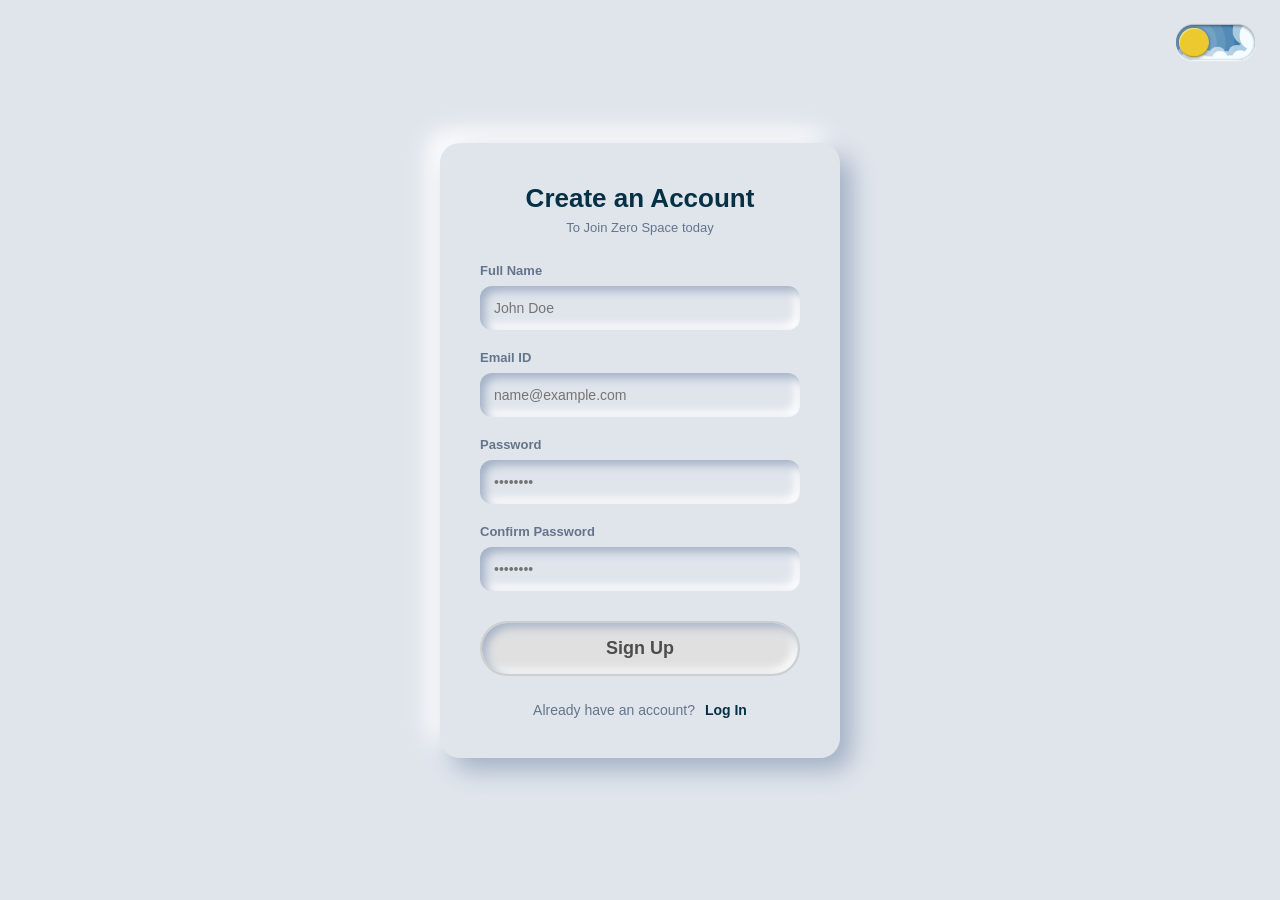
<file: register.html>
<!DOCTYPE html>
<html lang="en">
<head>
    <meta charset="UTF-8">
    <meta name="viewport" content="width=device-width, initial-scale=1.0">
    <title>Register | Zero Space</title>
    <link rel="stylesheet" href="style.css">
</head>
<body>

    <div class="theme-toggle-wrapper">
        <label class="theme-switch">
          <input type="checkbox" id="themeToggle" class="theme-switch__checkbox">
          <div class="theme-switch__container">
            <div class="theme-switch__clouds"></div>
            <div class="theme-switch__stars-container">
              <svg xmlns="http://www.w3.org/2000/svg" viewBox="0 0 144 55" fill="none">
                <path fill-rule="evenodd" clip-rule="evenodd" d="M135.831 3.00688C135.055 3.85027 134.111 4.29946 133 4.35447C134.111 4.40947 135.055 4.85867 135.831 5.71123C136.607 6.55462 136.996 7.56303 136.996 8.72727C136.996 7.95722 137.172 7.25134 137.525 6.59129C137.886 5.93124 138.372 5.39954 138.98 5.00535C139.598 4.60199 140.268 4.39114 141 4.35447C139.88 4.2903 138.936 3.85027 138.16 3.00688C137.384 2.16348 136.996 1.16425 136.996 0C136.996 1.16425 136.607 2.16348 135.831 3.00688ZM31 23.3545C32.1114 23.2995 33.0551 22.8503 33.8313 22.0069C34.6075 21.1635 34.9956 20.1642 34.9956 19C34.9956 20.1642 35.3837 21.1635 36.1599 22.0069C36.9361 22.8503 37.8798 23.2903 39 23.3545C38.2679 23.3911 37.5976 23.602 36.9802 24.0053C36.3716 24.3995 35.8864 24.9312 35.5248 25.5913C35.172 26.2513 34.9956 26.9572 34.9956 27.7273C34.9956 26.563 34.6075 25.5546 33.8313 24.7112C33.0551 23.8587 32.1114 23.4095 31 23.3545ZM0 36.3545C1.11136 36.2995 2.05513 35.8503 2.83131 35.0069C3.6075 34.1635 3.99559 33.1642 3.99559 32C3.99559 33.1642 4.38368 34.1635 5.15987 35.0069C5.93605 35.8503 6.87982 36.2903 8 36.3545C7.26792 36.3911 6.59757 36.602 5.98015 37.0053C5.37155 37.3995 4.88644 37.9312 4.52481 38.5913C4.172 39.2513 3.99559 39.9572 3.99559 40.7273C3.99559 39.563 3.6075 38.5546 2.83131 37.7112C2.05513 36.8587 1.11136 36.4095 0 36.3545ZM56.8313 24.0069C56.0551 24.8503 55.1114 25.2995 54 25.3545C55.1114 25.4095 56.0551 25.8587 56.8313 26.7112C57.6075 27.5546 57.9956 28.563 57.9956 29.7273C57.9956 28.9572 58.172 28.2513 58.5248 27.5913C58.8864 26.9312 59.3716 26.3995 59.9802 26.0053C60.5976 25.602 61.2679 25.3911 62 25.3545C60.8798 25.2903 59.9361 24.8503 59.1599 24.0069C58.3837 23.1635 57.9956 22.1642 57.9956 21C57.9956 22.1642 57.6075 23.1635 56.8313 24.0069ZM81 25.3545C82.1114 25.2995 83.0551 24.8503 83.8313 24.0069C84.6075 23.1635 84.9956 22.1642 84.9956 21C84.9956 22.1642 85.3837 23.1635 86.1599 24.0069C86.9361 24.8503 87.8798 25.2903 89 25.3545C88.2679 25.3911 87.5976 25.602 86.9802 26.0053C86.3716 26.3995 85.8864 26.9312 85.5248 27.5913C85.172 28.2513 84.9956 28.9572 84.9956 29.7273C84.9956 28.563 84.6075 27.5546 83.8313 26.7112C83.0551 25.8587 82.1114 25.4095 81 25.3545ZM136 36.3545C137.111 36.2995 138.055 35.8503 138.831 35.0069C139.607 34.1635 139.996 33.1642 139.996 32C139.996 33.1642 140.384 34.1635 141.16 35.0069C141.936 35.8503 142.88 36.2903 144 36.3545C143.268 36.3911 142.598 36.602 141.98 37.0053C141.372 37.3995 140.886 37.9312 140.525 38.5913C140.172 39.2513 139.996 39.9572 139.996 40.7273C139.996 39.563 139.607 38.5546 138.831 37.7112C138.055 36.8587 137.111 36.4095 136 36.3545ZM101.831 49.0069C101.055 49.8503 100.111 50.2995 99 50.3545C100.111 50.4095 101.055 50.8587 101.831 51.7112C102.607 52.5546 102.996 53.563 102.996 54.7273C102.996 53.9572 103.172 53.2513 103.525 52.5913C103.886 51.9312 104.372 51.3995 104.98 51.0053C105.598 50.602 106.268 50.3911 107 50.3545C105.88 50.2903 104.936 49.8503 104.16 49.0069C103.384 48.1635 102.996 47.1642 102.996 46C102.996 47.1642 102.607 48.1635 101.831 49.0069Z" fill="currentColor"></path>
              </svg>
            </div>
            <div class="theme-switch__circle-container">
              <div class="theme-switch__sun-moon-container">
                <div class="theme-switch__moon">
                  <div class="theme-switch__spot"></div>
                  <div class="theme-switch__spot"></div>
                  <div class="theme-switch__spot"></div>
                </div>
              </div>
            </div>
          </div>
        </label>
    </div>

    <div id="loader-overlay" class="loader-overlay">
        <section class="container">
          <div><div><span class="one h6"></span><span class="two h3"></span></div></div>
          <div><div><span class="one h1"></span><span class="two h4"></span></div></div>
          <div><div><span class="one h5"></span><span class="two h2"></span></div></div>
        </section>
    </div>

    <div class="login-container">
        <h2>Create an Account</h2>
        <p class="subtitle">To Join Zero Space today</p>

        <form id="registerForm">
            <div class="input-group">
                <label for="fullName">Full Name</label>
                <input type="text" id="fullName" placeholder="John Doe" required>
            </div>

            <div class="input-group">
                <label for="email">Email ID</label>
                <input type="email" id="email" placeholder="name@example.com" required>
            </div>

            <div class="input-group">
                <label for="password">Password</label>
                <input type="password" id="password" placeholder="••••••••" required>
            </div>

            <div class="input-group">
                <label for="confirmPassword">Confirm Password</label>
                <input type="password" id="confirmPassword" placeholder="••••••••" required>
            </div>

            <div class="metal-btn-wrapper">
                <div class="metal-btn-inner"></div>
                <button type="submit" class="neu-button">Sign Up</button>
            </div>
        </form>

        <div class="footer-area">
            <span>Already have an account?</span>
            <a href="index.html" class="btn-register">Log In</a>
        </div>
    </div>

    <script src="script.js"></script>
    <script src="register-script.js"></script>
</body>
</html>
</file>
<file: style.css>
/* --- CSS VARIABLES FOR THEME SWITCHING --- */
:root {
    --bg-color: #e0e5ec;
    --shadow-light: #ffffff;
    --shadow-dark: #a3b1c6;
    --text-main: #053146;
    --text-sub: #64748b;
    --input-text: #0f172a;
    --btn-bg: #e0e0e0;
    --btn-border: rgb(206, 206, 206);
    --btn-text: #4d4d4d;
    --overlay-bg: rgba(224, 229, 236, 0.88);
}

[data-theme="dark"] {
    --bg-color: #202431;
    --shadow-light: #2a2f40;
    --shadow-dark: #161922;
    --text-main: #e2e8f0;
    --text-sub: #94a3b8;
    --input-text: #e2e8f0;
    --btn-bg: #202431;
    --btn-border: #2a2f40;
    --btn-text: #e2e8f0;
    --overlay-bg: rgba(32, 36, 49, 0.88);
}

* {
    margin: 0;
    padding: 0;
    box-sizing: border-box;
    font-family: "Helvetica Neue", "Arial", sans-serif;
    transition: background-color 0.4s ease, color 0.4s ease, box-shadow 0.4s ease;
}

body {
    background-color: var(--bg-color);
    color: var(--text-main);
    display: flex;
    justify-content: center;
    align-items: center;
    min-height: 100vh;
    position: relative;
    overflow-x: hidden;
}

/* --- THEME SWITCH POSITIONING --- */
.theme-toggle-wrapper {
    position: absolute;
    top: 25px;
    right: 25px;
    z-index: 50;
}

/* --- UIVERSE THEME SWITCH CSS --- */
.theme-switch {
  --toggle-size: 14px;
  --container-width: 5.625em;
  --container-height: 2.5em;
  --container-radius: 6.25em;
  --container-light-bg: #3D7EAE;
  --container-night-bg: #1D1F2C;
  --circle-container-diameter: 3.375em;
  --sun-moon-diameter: 2.125em;
  --sun-bg: #ECCA2F;
  --moon-bg: #C4C9D1;
  --spot-color: #959DB1;
  --circle-container-offset: calc((var(--circle-container-diameter) - var(--container-height)) / 2 * -1);
  --stars-color: #fff;
  --clouds-color: #F3FDFF;
  --back-clouds-color: #AACADF;
  --transition: .5s cubic-bezier(0, -0.02, 0.4, 1.25);
  --circle-transition: .3s cubic-bezier(0, -0.02, 0.35, 1.17);
}
.theme-switch, .theme-switch *, .theme-switch *::before, .theme-switch *::after {
  box-sizing: border-box;
  margin: 0;
  padding: 0;
  font-size: var(--toggle-size);
}
.theme-switch__container {
  width: var(--container-width);
  height: var(--container-height);
  background-color: var(--container-light-bg);
  border-radius: var(--container-radius);
  overflow: hidden;
  cursor: pointer;
  box-shadow: 0em -0.062em 0.062em rgba(0, 0, 0, 0.25), 0em 0.062em 0.125em rgba(255, 255, 255, 0.94);
  transition: var(--transition);
  position: relative;
}
.theme-switch__container::before {
  content: "";
  position: absolute;
  z-index: 1;
  inset: 0;
  box-shadow: 0em 0.05em 0.187em rgba(0, 0, 0, 0.25) inset, 0em 0.05em 0.187em rgba(0, 0, 0, 0.25) inset;
  border-radius: var(--container-radius)
}
.theme-switch__checkbox { display: none; }
.theme-switch__circle-container {
  width: var(--circle-container-diameter);
  height: var(--circle-container-diameter);
  background-color: rgba(255, 255, 255, 0.1);
  position: absolute;
  left: var(--circle-container-offset);
  top: var(--circle-container-offset);
  border-radius: var(--container-radius);
  box-shadow: inset 0 0 0 3.375em rgba(255, 255, 255, 0.1), inset 0 0 0 3.375em rgba(255, 255, 255, 0.1), 0 0 0 0.625em rgba(255, 255, 255, 0.1), 0 0 0 1.25em rgba(255, 255, 255, 0.1);
  display: flex;
  transition: var(--circle-transition);
  pointer-events: none;
}
.theme-switch__sun-moon-container {
  pointer-events: auto;
  position: relative;
  z-index: 2;
  width: var(--sun-moon-diameter);
  height: var(--sun-moon-diameter);
  margin: auto;
  border-radius: var(--container-radius);
  background-color: var(--sun-bg);
  box-shadow: 0.062em 0.062em 0.062em 0em rgba(254, 255, 239, 0.61) inset, 0em -0.062em 0.062em 0em #a1872a inset;
  filter: drop-shadow(0.062em 0.125em 0.125em rgba(0, 0, 0, 0.25)) drop-shadow(0em 0.062em 0.125em rgba(0, 0, 0, 0.25));
  overflow: hidden;
  transition: var(--transition);
}
.theme-switch__moon {
  transform: translateX(100%);
  width: 100%;
  height: 100%;
  background-color: var(--moon-bg);
  border-radius: inherit;
  box-shadow: 0.062em 0.062em 0.062em 0em rgba(254, 255, 239, 0.61) inset, 0em -0.062em 0.062em 0em #969696 inset;
  transition: var(--transition);
  position: relative;
}
.theme-switch__spot {
  position: absolute;
  top: 0.75em;
  left: 0.312em;
  width: 0.75em;
  height: 0.75em;
  border-radius: var(--container-radius);
  background-color: var(--spot-color);
  box-shadow: 0em 0.0312em 0.062em rgba(0, 0, 0, 0.25) inset;
}
.theme-switch__spot:nth-of-type(2) { width: 0.375em; height: 0.375em; top: 0.937em; left: 1.375em; }
.theme-switch__spot:nth-last-of-type(3) { width: 0.25em; height: 0.25em; top: 0.312em; left: 0.812em; }
.theme-switch__clouds {
  width: 1.25em;
  height: 1.25em;
  background-color: var(--clouds-color);
  border-radius: var(--container-radius);
  position: absolute;
  bottom: -0.625em;
  left: 0.312em;
  box-shadow: 0.937em 0.312em var(--clouds-color), -0.312em -0.312em var(--back-clouds-color), 1.437em 0.375em var(--clouds-color), 0.5em -0.125em var(--back-clouds-color), 2.187em 0 var(--clouds-color), 1.25em -0.062em var(--back-clouds-color), 2.937em 0.312em var(--clouds-color), 2em -0.312em var(--back-clouds-color), 3.625em -0.062em var(--clouds-color), 2.625em 0em var(--back-clouds-color), 4.5em -0.312em var(--clouds-color), 3.375em -0.437em var(--back-clouds-color), 4.625em -1.75em 0 0.437em var(--clouds-color), 4em -0.625em var(--back-clouds-color), 4.125em -2.125em 0 0.437em var(--back-clouds-color);
  transition: 0.5s cubic-bezier(0, -0.02, 0.4, 1.25);
}
.theme-switch__stars-container {
  position: absolute;
  color: var(--stars-color);
  top: -100%;
  left: 0.312em;
  width: 2.75em;
  height: auto;
  transition: var(--transition);
}
.theme-switch__checkbox:checked + .theme-switch__container { background-color: var(--container-night-bg); }
.theme-switch__checkbox:checked + .theme-switch__container .theme-switch__circle-container {
  left: calc(100% - var(--circle-container-offset) - var(--circle-container-diameter));
}
.theme-switch__checkbox:checked + .theme-switch__container .theme-switch__circle-container:hover {
  left: calc(100% - var(--circle-container-offset) - var(--circle-container-diameter) - 0.187em)
}
.theme-switch__circle-container:hover { left: calc(var(--circle-container-offset) + 0.187em); }
.theme-switch__checkbox:checked + .theme-switch__container .theme-switch__moon { transform: translate(0); }
.theme-switch__checkbox:checked + .theme-switch__container .theme-switch__clouds { bottom: -4.062em; }
.theme-switch__checkbox:checked + .theme-switch__container .theme-switch__stars-container {
  top: 50%;
  transform: translateY(-50%);
}

/* --- LOGIN FORM STYLING --- */
.login-container {
    background: var(--bg-color);
    padding: 40px;
    border-radius: 20px;
    box-shadow: 12px 12px 24px var(--shadow-dark), -12px -12px 24px var(--shadow-light);
    width: 100%;
    max-width: 400px;
    z-index: 10;
}

.login-container h2 { color: var(--text-main); font-size: 26px; text-align: center; margin-bottom: 6px; }
.subtitle { color: var(--text-sub); font-size: 13px; text-align: center; margin-bottom: 28px; }
.input-group { margin-bottom: 20px; }
.input-group label { display: block; font-size: 13px; color: var(--text-sub); margin-bottom: 8px; font-weight: 600; }

.input-group input {
    width: 100%; padding: 14px; background: var(--bg-color);
    border: none; border-radius: 12px; color: var(--input-text); font-size: 14px; outline: none;
    box-shadow: inset 5px 5px 10px var(--shadow-dark), inset -5px -5px 10px var(--shadow-light);
}

.input-group input:focus { 
    box-shadow: inset 3px 3px 6px var(--shadow-dark), inset -3px -3px 6px var(--shadow-light), 0 0 0 2px rgba(79, 179, 232, 0.3); 
}

/* --- NEU BUTTON STYLING --- */
.neu-button {
    width: 100%;
    margin-top: 10px;
    background-color: var(--btn-bg);
    border-radius: 50px;
    box-shadow: inset 4px 4px 10px var(--shadow-dark), inset -4px -4px 10px var(--shadow-light);
    color: var(--btn-text);
    cursor: pointer;
    font-weight: 600;
    font-size: 18px;
    padding: 15px 40px;
    border: 2px solid var(--btn-border);
}

.neu-button:hover, .neu-button:focus {
    outline: none;
    box-shadow: inset 2px 2px 5px var(--shadow-dark), inset -2px -2px 5px var(--shadow-light), 2px 2px 5px var(--shadow-dark), -2px -2px 5px var(--shadow-light);
}

.footer-area { margin-top: 26px; text-align: center; font-size: 14px; color: var(--text-sub); }
.btn-register { color: var(--text-main); text-decoration: none; font-weight: 600; margin-left: 6px; }
.btn-register:hover { text-decoration: underline; }

/* --- LOADER OVERLAY --- */
.loader-overlay {
    display: none; position: fixed; top: 0; left: 0; width: 100%; height: 100%;
    background: var(--overlay-bg); backdrop-filter: blur(8px);
    z-index: 9999; justify-content: center; align-items: center;
}

.container { display: flex; justify-content: center; align-items: center; }
.container div { position: absolute; width: 90px; height: 51px; }
.container div:nth-of-type(2) { transform: rotate(60deg); }
.container div:nth-of-type(3) { transform: rotate(-60deg); }
.container div div { width: 100%; height: 100%; position: relative; }
.container div div span { position: absolute; width: 4px; height: 0%; background: var(--text-main); z-index: 999999; }

.h1 { left: 0; animation: load1 7.2s ease infinite; }
.h2 { right: 0; animation: load2 7.2s ease .6s infinite; }
.h3 { right: 0; animation: load3 7.2s ease 1.2s infinite; }
.h4 { right: 0; animation: load4 7.2s ease 1.8s infinite; }
.h5 { left: 0; animation: load5 7.2s ease 2.4s infinite; }
.h6 { left: 0; animation: load6 7.2s ease 3s infinite; }

@keyframes load1 { 0% { bottom: 0; height: 0; } 6.94444% { bottom: 0; height: 100%; } 50% { top: 0; height: 100%; } 59.9444% { top: 0; height: 0; } }
@keyframes load2 { 0% { top: 0; height: 0; } 6.94444% { top: 0; height: 100%; } 50% { bottom: 0; height: 100%; } 59.9444% { bottom: 0; height: 0; } }
@keyframes load3 { 0% { top: 0; height: 0; } 6.94444% { top: 0; height: 100%; } 50% { bottom: 0; height: 100%; } 59.9444% { bottom: 0; height: 0; } }
@keyframes load4 { 0% { top: 0; height: 0; } 6.94444% { top: 0; height: 100%; } 50% { bottom: 0; height: 100%; } 59.9444% { bottom: 0; height: 0; } }
@keyframes load5 { 0% { bottom: 0; height: 0; } 6.94444% { bottom: 0; height: 100%; } 50% { top: 0; height: 100%; } 59.9444% { top: 0; height: 0; } }
@keyframes load6 { 0% { bottom: 0; height: 0; } 6.94444% { bottom: 0; height: 100%; } 50% { top: 0; height: 100%; } 59.9444% { top: 0; height: 0; } }
/* --- GLASSY BUTTON EFFECT FOR DARK MODE --- */
[data-theme="dark"] .neu-button {
    background: rgba(255, 255, 255, 0.05); /* Semi-transparent background */
    backdrop-filter: blur(12px); /* Creates the frosted glass blur */
    -webkit-backdrop-filter: blur(12px); /* Safari support */
    border: 1px solid rgba(255, 255, 255, 0.15); /* Subtle glossy edge */
    box-shadow: 0 8px 32px 0 rgba(0, 0, 0, 0.3), /* Soft outer drop shadow */
                inset 2px 2px 5px rgba(255, 255, 255, 0.05), 
                inset -2px -2px 5px rgba(0, 0, 0, 0.2);
    color: #ffffff;
}

[data-theme="dark"] .neu-button:hover, 
[data-theme="dark"] .neu-button:focus {
    background: rgba(255, 255, 255, 0.1); /* Slightly brighter on hover */
    border: 1px solid rgba(255, 255, 255, 0.25);
    box-shadow: 0 8px 32px 0 rgba(0, 0, 0, 0.4), 
                inset 2px 2px 8px rgba(255, 255, 255, 0.1), 
                inset -2px -2px 8px rgba(0, 0, 0, 0.3);
    outline: none;
}
</file>
